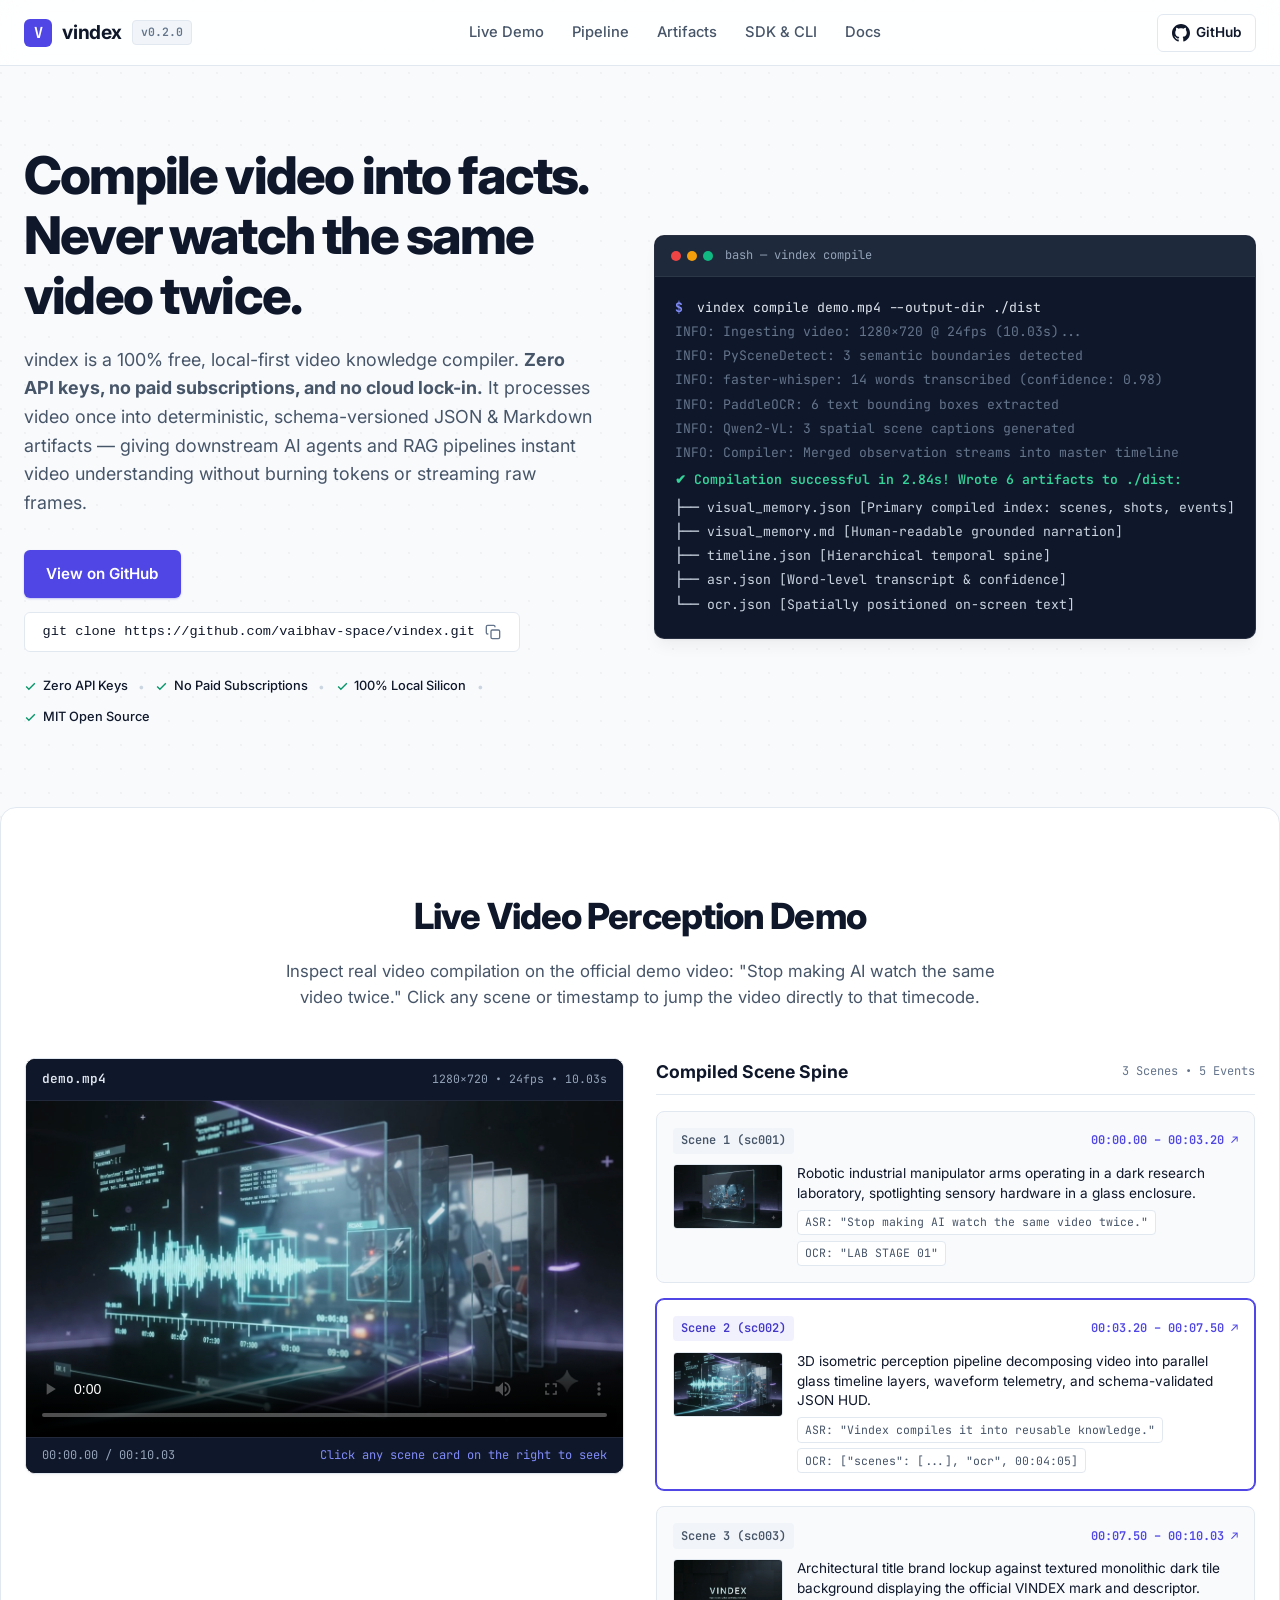
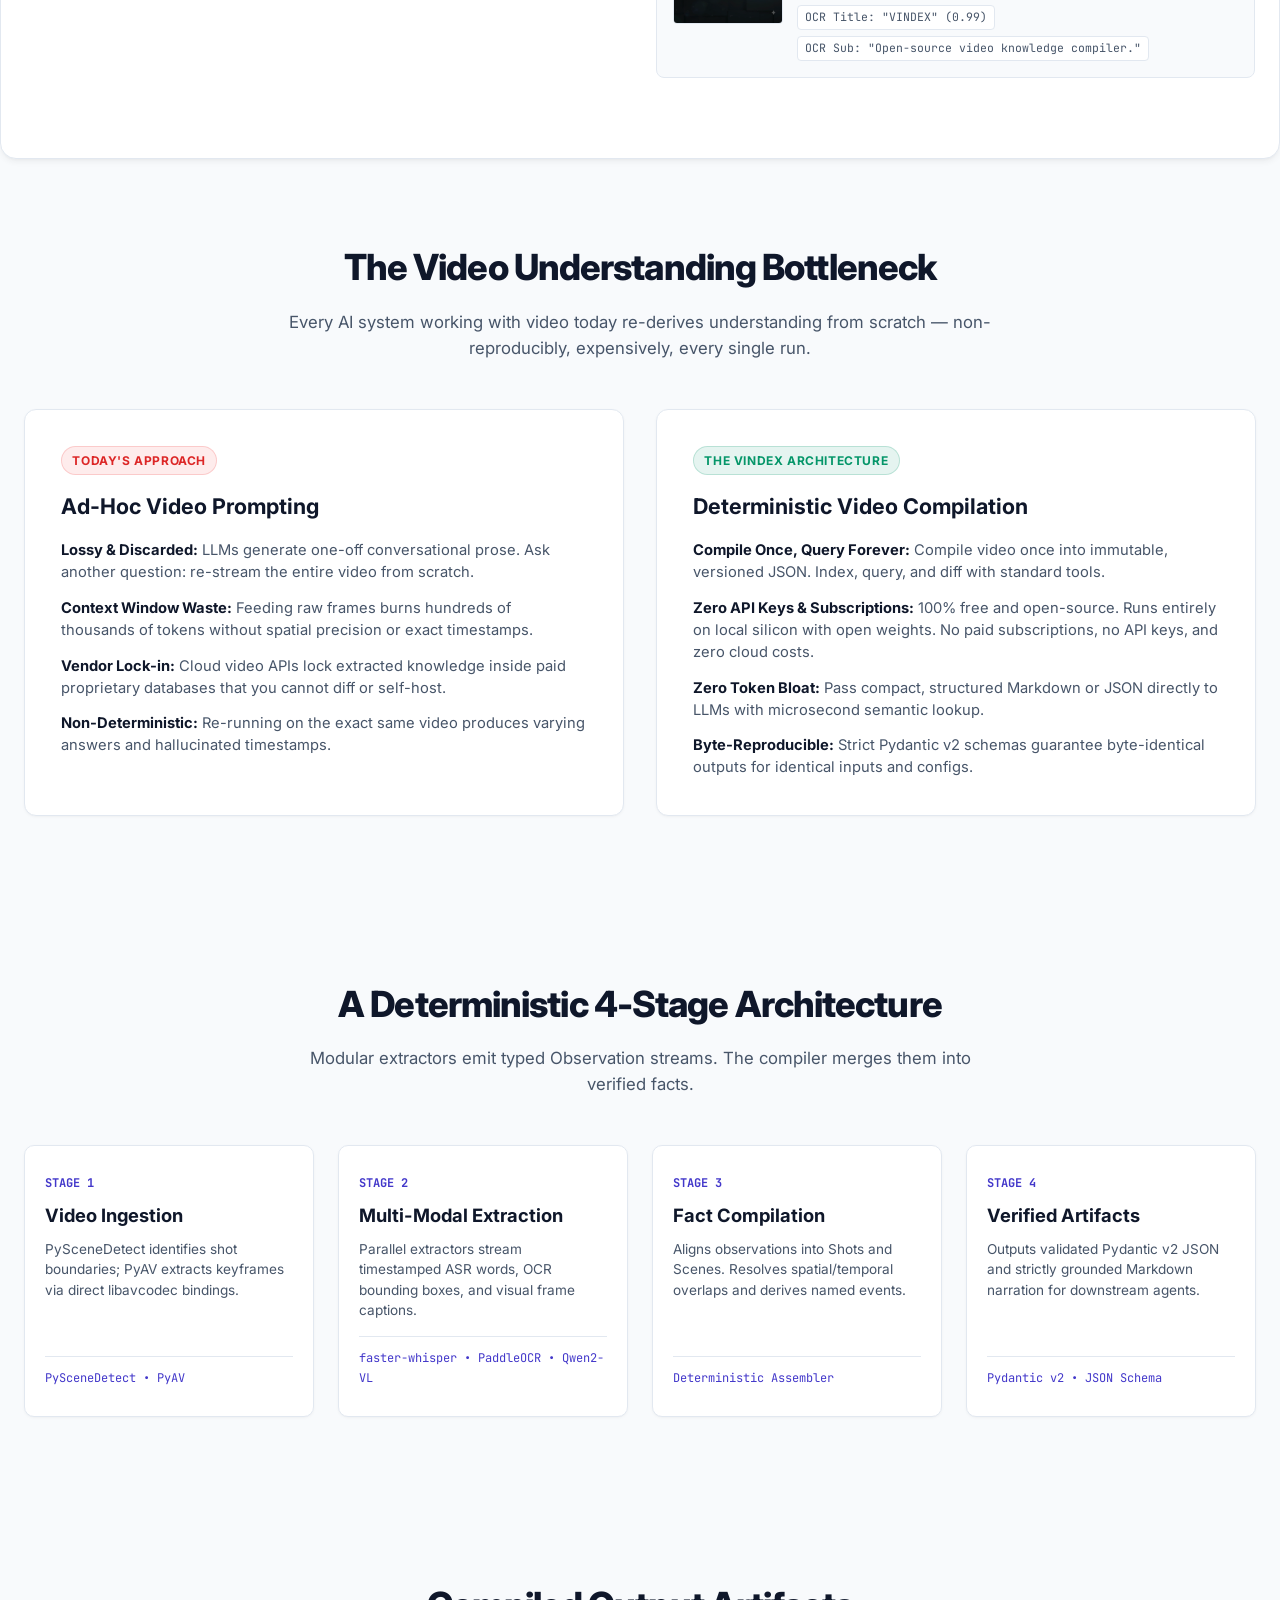
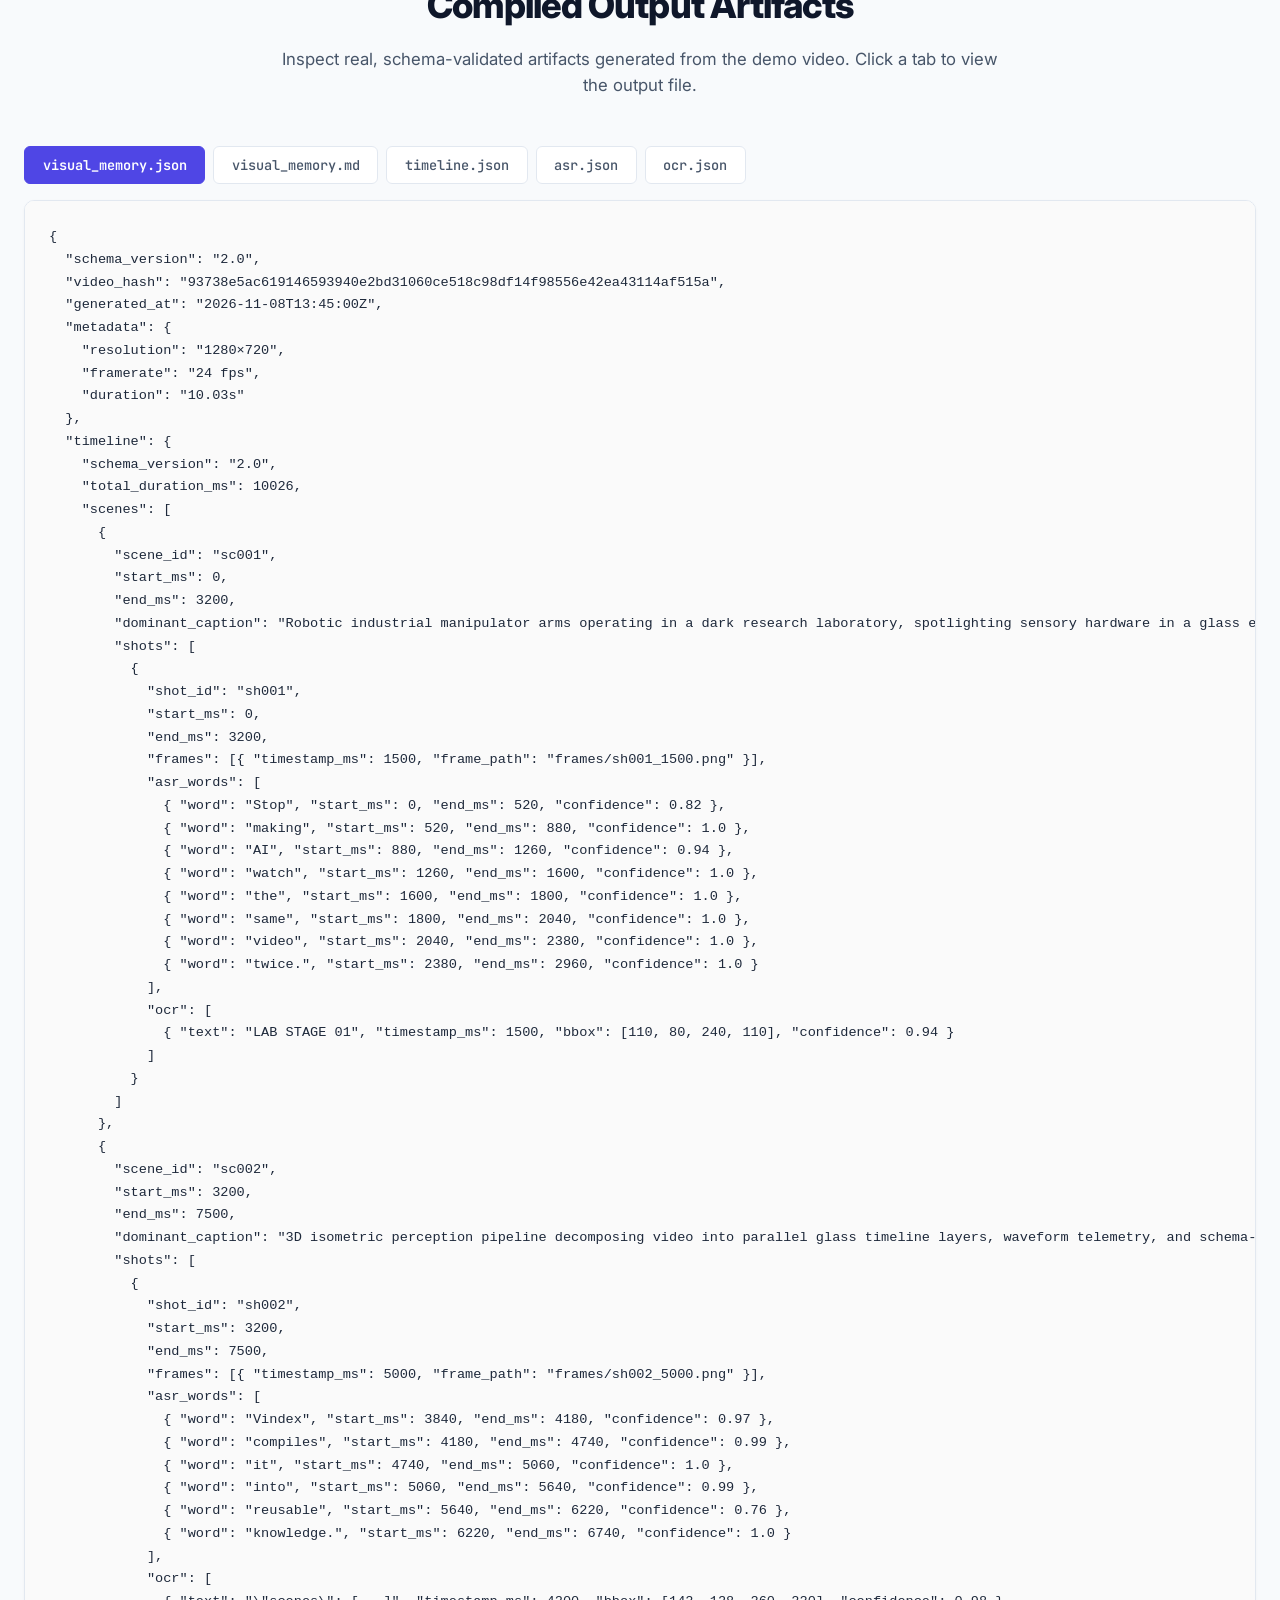
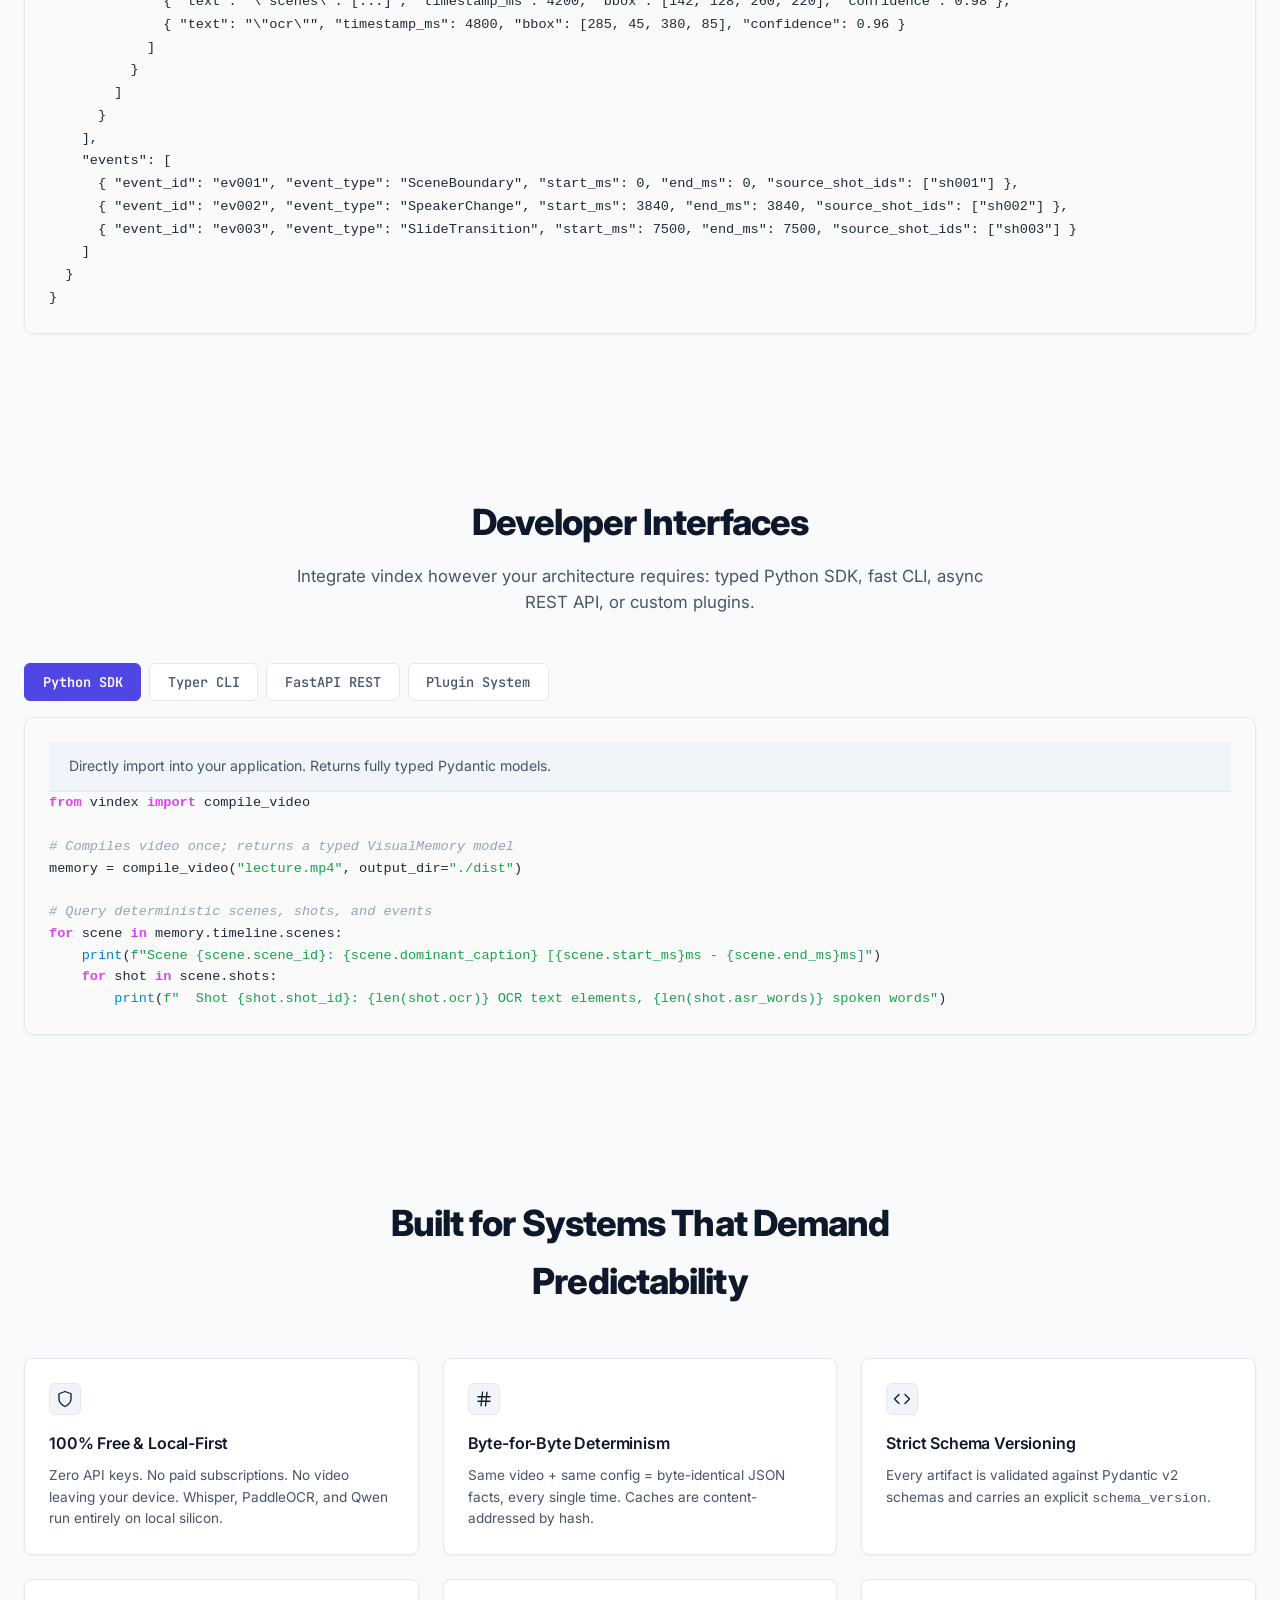
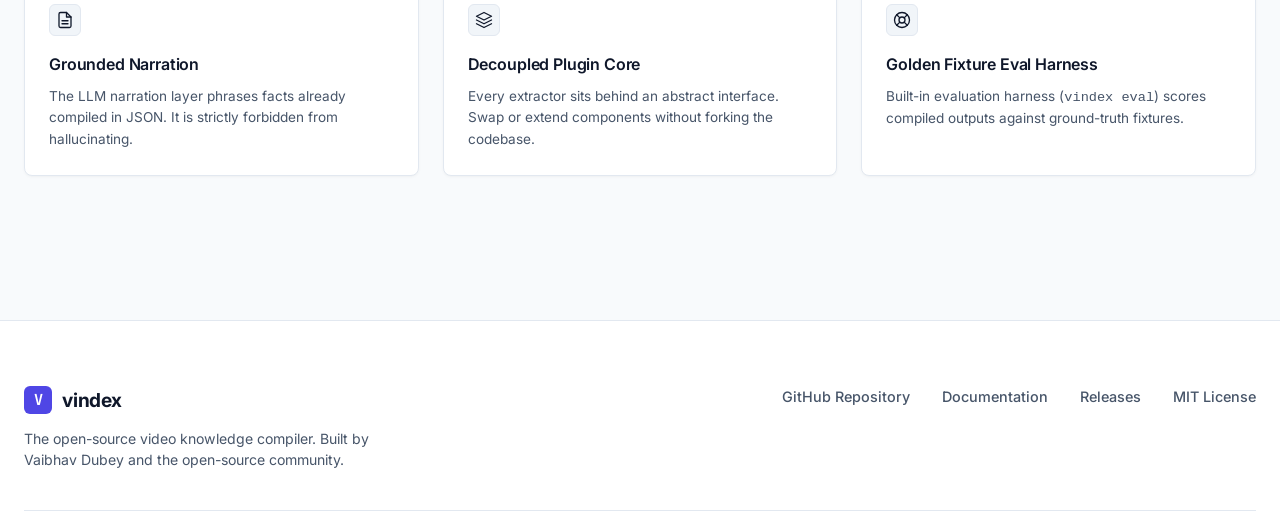
<file: website/index.html>
<!DOCTYPE html>
<html lang="en">
<head>
    <meta charset="UTF-8">
    <meta name="viewport" content="width=device-width, initial-scale=1.0">
    <meta name="description" content="vindex: The open-source video knowledge compiler. Compile video once into deterministic, versioned JSON and Markdown for AI agents and RAG pipelines.">
    <title>vindex — The Open-Source Video Knowledge Compiler</title>
    
    <!-- Google Fonts -->
    <link rel="preconnect" href="https://fonts.googleapis.com">
    <link rel="preconnect" href="https://fonts.gstatic.com" crossorigin>
    <link href="https://fonts.googleapis.com/css2?family=Inter:wght@400;500;600;700;800&family=JetBrains+Mono:wght@400;500;600&display=swap" rel="stylesheet">
    
    <!-- CSS -->
    <link rel="stylesheet" href="style.css">
    <script src="demo_data.js"></script>
</head>
<body>
    <!-- Subtle Background Pattern -->
    <div class="bg-pattern"></div>

    <!-- Navigation -->
    <nav class="top-nav">
        <div class="nav-container">
            <a href="#" class="logo">
                <div class="logo-mark">V</div>
                <span class="logo-title">vindex</span>
                <span class="version-badge">v0.2.0</span>
            </a>
            <div class="nav-links">
                <a href="#demo" class="nav-link">Live Demo</a>
                <a href="#pipeline" class="nav-link">Pipeline</a>
                <a href="#artifacts" class="nav-link">Artifacts</a>
                <a href="#interfaces" class="nav-link">SDK & CLI</a>
                <a href="https://github.com/vaibhav-space/vindex#readme" target="_blank" class="nav-link">Docs</a>
            </div>
            <div class="nav-actions">
                <a href="https://github.com/vaibhav-space/vindex" target="_blank" class="btn-github">
                    <svg width="18" height="18" viewBox="0 0 24 24" fill="currentColor">
                        <path d="M12 0c-6.626 0-12 5.373-12 12 0 5.302 3.438 9.8 8.207 11.387.599.111.793-.261.793-.577v-2.234c-3.338.726-4.033-1.416-4.033-1.416-.546-1.387-1.333-1.756-1.333-1.756-1.089-.745.083-.729.083-.729 1.205.084 1.839 1.237 1.839 1.237 1.07 1.834 2.807 1.304 3.492.997.107-.775.418-1.305.762-1.604-2.665-.305-5.467-1.334-5.467-5.931 0-1.311.469-2.381 1.236-3.221-.124-.303-.535-1.524.117-3.176 0 0 1.008-.322 3.301 1.23.957-.266 1.983-.399 3.003-.404 1.02.005 2.047.138 3.006.404 2.291-1.552 3.297-1.23 3.297-1.23.653 1.653.242 2.874.118 3.176.77.84 1.235 1.911 1.235 3.221 0 4.609-2.807 5.624-5.479 5.921.43.372.823 1.102.823 2.222v3.293c0 .319.192.694.801.576 4.765-1.589 8.199-6.086 8.199-11.386 0-6.627-5.373-12-12-12z"/>
                    </svg>
                    GitHub
                </a>
            </div>
        </div>
    </nav>

    <!-- Hero Section -->
    <header class="hero">
        <div class="hero-content">
            <h1 class="hero-headline">Compile video into facts.<br>Never watch the same video twice.</h1>
            <p class="hero-lead">vindex is a 100% free, local-first video knowledge compiler. <strong>Zero API keys, no paid subscriptions, and no cloud lock-in.</strong> It processes video once into deterministic, schema-versioned JSON & Markdown artifacts — giving downstream AI agents and RAG pipelines instant video understanding without burning tokens or streaming raw frames.</p>
            
            <div class="hero-cta">
                <a href="https://github.com/vaibhav-space/vindex" target="_blank" class="btn-primary">View on GitHub</a>
                <button class="btn-copy" id="copy-install">
                    <code>git clone https://github.com/vaibhav-space/vindex.git</code>
                    <svg class="copy-icon" viewBox="0 0 24 24" fill="none" stroke="currentColor" stroke-width="2"><rect x="9" y="9" width="13" height="13" rx="2" ry="2"></rect><path d="M5 15H4a2 2 0 0 1-2-2V4a2 2 0 0 1 2-2h9a2 2 0 0 1 2 2v1"></path></svg>
                </button>
            </div>

            <!-- Zero API Keys / Free Trust Proof Banner -->
            <div class="hero-trust-bar">
                <span class="trust-pill">
                    <svg width="13" height="13" viewBox="0 0 24 24" fill="none" stroke="currentColor" stroke-width="2.5"><polyline points="20 6 9 17 4 12"/></svg>
                    Zero API Keys
                </span>
                <span class="trust-divider">•</span>
                <span class="trust-pill">
                    <svg width="13" height="13" viewBox="0 0 24 24" fill="none" stroke="currentColor" stroke-width="2.5"><polyline points="20 6 9 17 4 12"/></svg>
                    No Paid Subscriptions
                </span>
                <span class="trust-divider">•</span>
                <span class="trust-pill">
                    <svg width="13" height="13" viewBox="0 0 24 24" fill="none" stroke="currentColor" stroke-width="2.5"><polyline points="20 6 9 17 4 12"/></svg>
                    100% Local Silicon
                </span>
                <span class="trust-divider">•</span>
                <span class="trust-pill">
                    <svg width="13" height="13" viewBox="0 0 24 24" fill="none" stroke="currentColor" stroke-width="2.5"><polyline points="20 6 9 17 4 12"/></svg>
                    MIT Open Source
                </span>
            </div>
        </div>

        <!-- Terminal Window Mockup -->
        <div class="terminal-shell">
            <div class="terminal-bar">
                <div class="window-dots">
                    <span class="dot d-red"></span>
                    <span class="dot d-yellow"></span>
                    <span class="dot d-green"></span>
                </div>
                <div class="terminal-label">bash — vindex compile</div>
            </div>
            <div class="terminal-code">
                <div class="term-line"><span class="t-prompt">$</span> vindex compile demo.mp4 --output-dir ./dist</div>
                <div class="term-line t-muted">INFO: Ingesting video: 1280×720 @ 24fps (10.03s)...</div>
                <div class="term-line t-muted">INFO: PySceneDetect: 3 semantic boundaries detected</div>
                <div class="term-line t-muted">INFO: faster-whisper: 14 words transcribed (confidence: 0.98)</div>
                <div class="term-line t-muted">INFO: PaddleOCR: 6 text bounding boxes extracted</div>
                <div class="term-line t-muted">INFO: Qwen2-VL: 3 spatial scene captions generated</div>
                <div class="term-line t-muted">INFO: Compiler: Merged observation streams into master timeline</div>
                <div class="term-line t-success">✔ Compilation successful in 2.84s! Wrote 6 artifacts to ./dist:</div>
                <div class="term-line t-file">├── visual_memory.json   [Primary compiled index: scenes, shots, events]</div>
                <div class="term-line t-file">├── visual_memory.md     [Human-readable grounded narration]</div>
                <div class="term-line t-file">├── timeline.json        [Hierarchical temporal spine]</div>
                <div class="term-line t-file">├── asr.json             [Word-level transcript & confidence]</div>
                <div class="term-line t-file">└── ocr.json             [Spatially positioned on-screen text]</div>
            </div>
        </div>
    </header>

    <!-- LIVE DEMO SECTION -->
    <section class="section demo-section" id="demo">
        <div class="section-header">
            <h2 class="section-title">Live Video Perception Demo</h2>
            <p class="section-desc">Inspect real video compilation on the official demo video: "Stop making AI watch the same video twice." Click any scene or timestamp to jump the video directly to that timecode.</p>
        </div>

        <div class="live-demo-grid">
            <!-- Left: Video Player Card -->
            <div class="demo-player-card">
                <div class="player-header">
                    <span class="player-file-badge">demo.mp4</span>
                    <span class="player-meta-badge">1280×720 • 24fps • 10.03s</span>
                </div>
                <video id="demoVideo" controls playsinline src="demo.mp4" poster="frames/sh002_5000.png"></video>
                <div class="player-playback-info">
                    <span id="playerTime">00:00.00 / 00:10.03</span>
                    <span class="player-hint">Click any scene card on the right to seek</span>
                </div>
            </div>

            <!-- Right: Synchronized Timeline Cards -->
            <div class="demo-timeline-col">
                <div class="timeline-header">
                    <h3>Compiled Scene Spine</h3>
                    <span class="scene-count">3 Scenes • 5 Events</span>
                </div>

                <!-- Scene 1 -->
                <div class="demo-scene-card" onclick="seekLandingVideo(0)">
                    <div class="scene-card-top">
                        <span class="scene-tag">Scene 1 (sc001)</span>
                        <span class="time-link">00:00.00 – 00:03.20 ↗</span>
                    </div>
                    <div class="scene-body">
                        <img src="frames/sh001_1500.png" alt="Scene 1" class="scene-thumb">
                        <div class="scene-text">
                            <p class="caption-p">Robotic industrial manipulator arms operating in a dark research laboratory, spotlighting sensory hardware in a glass enclosure.</p>
                            <div class="facts-row">
                                <span class="fact-pill">ASR: "Stop making AI watch the same video twice."</span>
                                <span class="fact-pill">OCR: "LAB STAGE 01"</span>
                            </div>
                        </div>
                    </div>
                </div>

                <!-- Scene 2 -->
                <div class="demo-scene-card active" onclick="seekLandingVideo(3.2)">
                    <div class="scene-card-top">
                        <span class="scene-tag highlight">Scene 2 (sc002)</span>
                        <span class="time-link">00:03.20 – 00:07.50 ↗</span>
                    </div>
                    <div class="scene-body">
                        <img src="frames/sh002_5000.png" alt="Scene 2" class="scene-thumb">
                        <div class="scene-text">
                            <p class="caption-p">3D isometric perception pipeline decomposing video into parallel glass timeline layers, waveform telemetry, and schema-validated JSON HUD.</p>
                            <div class="facts-row">
                                <span class="fact-pill">ASR: "Vindex compiles it into reusable knowledge."</span>
                                <span class="fact-pill">OCR: ["scenes": [...], "ocr", 00:04:05]</span>
                            </div>
                        </div>
                    </div>
                </div>

                <!-- Scene 3 -->
                <div class="demo-scene-card" onclick="seekLandingVideo(7.5)">
                    <div class="scene-card-top">
                        <span class="scene-tag">Scene 3 (sc003)</span>
                        <span class="time-link">00:07.50 – 00:10.03 ↗</span>
                    </div>
                    <div class="scene-body">
                        <img src="frames/sh003_8500.png" alt="Scene 3" class="scene-thumb">
                        <div class="scene-text">
                            <p class="caption-p">Architectural title brand lockup against textured monolithic dark tile background displaying the official VINDEX mark and descriptor.</p>
                            <div class="facts-row">
                                <span class="fact-pill">OCR Title: "VINDEX" (0.99)</span>
                                <span class="fact-pill">OCR Sub: "Open-source video knowledge compiler."</span>
                            </div>
                        </div>
                    </div>
                </div>
            </div>
        </div>
    </section>

    <!-- The Problem: Video Understanding Bottleneck -->
    <section class="section problem-section">
        <div class="section-header">
            <h2 class="section-title">The Video Understanding Bottleneck</h2>
            <p class="section-desc">Every AI system working with video today re-derives understanding from scratch — non-reproducibly, expensively, every single run.</p>
        </div>

        <div class="contrast-grid">
            <div class="contrast-card card-bad">
                <span class="contrast-badge b-bad">Today's Approach</span>
                <h3>Ad-Hoc Video Prompting</h3>
                <ul class="contrast-list">
                    <li><strong>Lossy & Discarded:</strong> LLMs generate one-off conversational prose. Ask another question: re-stream the entire video from scratch.</li>
                    <li><strong>Context Window Waste:</strong> Feeding raw frames burns hundreds of thousands of tokens without spatial precision or exact timestamps.</li>
                    <li><strong>Vendor Lock-in:</strong> Cloud video APIs lock extracted knowledge inside paid proprietary databases that you cannot diff or self-host.</li>
                    <li><strong>Non-Deterministic:</strong> Re-running on the exact same video produces varying answers and hallucinated timestamps.</li>
                </ul>
            </div>

            <div class="contrast-card card-good">
                <span class="contrast-badge b-good">The vindex Architecture</span>
                <h3>Deterministic Video Compilation</h3>
                <ul class="contrast-list">
                    <li><strong>Compile Once, Query Forever:</strong> Compile video once into immutable, versioned JSON. Index, query, and diff with standard tools.</li>
                    <li><strong>Zero API Keys & Subscriptions:</strong> 100% free and open-source. Runs entirely on local silicon with open weights. No paid subscriptions, no API keys, and zero cloud costs.</li>
                    <li><strong>Zero Token Bloat:</strong> Pass compact, structured Markdown or JSON directly to LLMs with microsecond semantic lookup.</li>
                    <li><strong>Byte-Reproducible:</strong> Strict Pydantic v2 schemas guarantee byte-identical outputs for identical inputs and configs.</li>
                </ul>
            </div>
        </div>
    </section>

    <!-- Pipeline Architecture -->
    <section class="section pipeline-section" id="pipeline">
        <div class="section-header">
            <h2 class="section-title">A Deterministic 4-Stage Architecture</h2>
            <p class="section-desc">Modular extractors emit typed Observation streams. The compiler merges them into verified facts.</p>
        </div>

        <div class="pipeline-track">
            <div class="pipeline-node">
                <span class="node-num">Stage 1</span>
                <h4>Video Ingestion</h4>
                <p>PySceneDetect identifies shot boundaries; PyAV extracts keyframes via direct libavcodec bindings.</p>
                <div class="node-tech">PySceneDetect • PyAV</div>
            </div>
            <div class="pipeline-node">
                <span class="node-num">Stage 2</span>
                <h4>Multi-Modal Extraction</h4>
                <p>Parallel extractors stream timestamped ASR words, OCR bounding boxes, and visual frame captions.</p>
                <div class="node-tech">faster-whisper • PaddleOCR • Qwen2-VL</div>
            </div>
            <div class="pipeline-node">
                <span class="node-num">Stage 3</span>
                <h4>Fact Compilation</h4>
                <p>Aligns observations into Shots and Scenes. Resolves spatial/temporal overlaps and derives named events.</p>
                <div class="node-tech">Deterministic Assembler</div>
            </div>
            <div class="pipeline-node">
                <span class="node-num">Stage 4</span>
                <h4>Verified Artifacts</h4>
                <p>Outputs validated Pydantic v2 JSON and strictly grounded Markdown narration for downstream agents.</p>
                <div class="node-tech">Pydantic v2 • JSON Schema</div>
            </div>
        </div>
    </section>

    <!-- Interactive Artifact Explorer -->
    <section class="section artifacts-section" id="artifacts">
        <div class="section-header">
            <h2 class="section-title">Compiled Output Artifacts</h2>
            <p class="section-desc">Inspect real, schema-validated artifacts generated from the demo video. Click a tab to view the output file.</p>
        </div>

        <div class="artifact-nav">
            <button class="art-tab active" data-target="art-json">visual_memory.json</button>
            <button class="art-tab" data-target="art-md">visual_memory.md</button>
            <button class="art-tab" data-target="art-timeline">timeline.json</button>
            <button class="art-tab" data-target="art-asr">asr.json</button>
            <button class="art-tab" data-target="art-ocr">ocr.json</button>
        </div>

        <div class="artifact-box">
            <!-- visual_memory.json -->
            <pre id="art-json" class="art-content active"><code>{
  "schema_version": "2.0",
  "video_hash": "93738e5ac619146593940e2bd31060ce518c98df14f98556e42ea43114af515a",
  "generated_at": "2026-11-08T13:45:00Z",
  "metadata": {
    "resolution": "1280×720",
    "framerate": "24 fps",
    "duration": "10.03s"
  },
  "timeline": {
    "schema_version": "2.0",
    "total_duration_ms": 10026,
    "scenes": [
      {
        "scene_id": "sc001",
        "start_ms": 0,
        "end_ms": 3200,
        "dominant_caption": "Robotic industrial manipulator arms operating in a dark research laboratory, spotlighting sensory hardware in a glass enclosure.",
        "shots": [
          {
            "shot_id": "sh001",
            "start_ms": 0,
            "end_ms": 3200,
            "frames": [{ "timestamp_ms": 1500, "frame_path": "frames/sh001_1500.png" }],
            "asr_words": [
              { "word": "Stop", "start_ms": 0, "end_ms": 520, "confidence": 0.82 },
              { "word": "making", "start_ms": 520, "end_ms": 880, "confidence": 1.0 },
              { "word": "AI", "start_ms": 880, "end_ms": 1260, "confidence": 0.94 },
              { "word": "watch", "start_ms": 1260, "end_ms": 1600, "confidence": 1.0 },
              { "word": "the", "start_ms": 1600, "end_ms": 1800, "confidence": 1.0 },
              { "word": "same", "start_ms": 1800, "end_ms": 2040, "confidence": 1.0 },
              { "word": "video", "start_ms": 2040, "end_ms": 2380, "confidence": 1.0 },
              { "word": "twice.", "start_ms": 2380, "end_ms": 2960, "confidence": 1.0 }
            ],
            "ocr": [
              { "text": "LAB STAGE 01", "timestamp_ms": 1500, "bbox": [110, 80, 240, 110], "confidence": 0.94 }
            ]
          }
        ]
      },
      {
        "scene_id": "sc002",
        "start_ms": 3200,
        "end_ms": 7500,
        "dominant_caption": "3D isometric perception pipeline decomposing video into parallel glass timeline layers, waveform telemetry, and schema-validated JSON HUD.",
        "shots": [
          {
            "shot_id": "sh002",
            "start_ms": 3200,
            "end_ms": 7500,
            "frames": [{ "timestamp_ms": 5000, "frame_path": "frames/sh002_5000.png" }],
            "asr_words": [
              { "word": "Vindex", "start_ms": 3840, "end_ms": 4180, "confidence": 0.97 },
              { "word": "compiles", "start_ms": 4180, "end_ms": 4740, "confidence": 0.99 },
              { "word": "it", "start_ms": 4740, "end_ms": 5060, "confidence": 1.0 },
              { "word": "into", "start_ms": 5060, "end_ms": 5640, "confidence": 0.99 },
              { "word": "reusable", "start_ms": 5640, "end_ms": 6220, "confidence": 0.76 },
              { "word": "knowledge.", "start_ms": 6220, "end_ms": 6740, "confidence": 1.0 }
            ],
            "ocr": [
              { "text": "\"scenes\": [...]", "timestamp_ms": 4200, "bbox": [142, 128, 260, 220], "confidence": 0.98 },
              { "text": "\"ocr\"", "timestamp_ms": 4800, "bbox": [285, 45, 380, 85], "confidence": 0.96 }
            ]
          }
        ]
      }
    ],
    "events": [
      { "event_id": "ev001", "event_type": "SceneBoundary", "start_ms": 0, "end_ms": 0, "source_shot_ids": ["sh001"] },
      { "event_id": "ev002", "event_type": "SpeakerChange", "start_ms": 3840, "end_ms": 3840, "source_shot_ids": ["sh002"] },
      { "event_id": "ev003", "event_type": "SlideTransition", "start_ms": 7500, "end_ms": 7500, "source_shot_ids": ["sh003"] }
    ]
  }
}</code></pre>

            <!-- visual_memory.md -->
            <pre id="art-md" class="art-content"><code># Visual Memory Index

**Generated at:** 2026-11-08T13:45:00Z
**Video Hash:** 93738e5ac619146593940e2bd31060ce518c98df14f98556e42ea43114af515a
**Narration Model:** qwen2-vl-2b-instruct (version: 1.0)

> [!NOTE]
> The narration text below is non-deterministic LLM output strictly grounded in the compiled video index.

---

## Chronological Scenes

### Scene 1: sc001 (00:00.000 – 00:03.200)
- **Visual Description:** Robotic industrial manipulator arms operating in a dark modern research laboratory, spotlighting an illuminated sensory device inside a glass enclosure.
- **On-Screen Text (OCR):** "LAB STAGE 01" detected at 00:01.500 (bounding box: [110, 80, 240, 110]).
- **Spoken Audio (ASR):** "Stop making AI watch the same video twice." (00:00.000 – 00:02.960).
- **Key Events:** Scene boundary initialized at timestamp 0 ms across shot sh001.

### Scene 2: sc002 (00:03.200 – 00:07.500)
- **Visual Description:** 3D isometric perception pipeline decomposing video into parallel glass timeline layers, real-time audio waveform telemetry, and schema-validated JSON bounding overlays.
- **On-Screen Text (OCR):**
  - `"scenes": [...]` detected at 00:04.200 (bounding box: [142, 128, 260, 220])
  - `"ocr"` detected at 00:04.800 (bounding box: [285, 45, 380, 85])
  - `00:00:00` and `00:04:05` waveform telemetry markers detected at 00:05.200
- **Spoken Audio (ASR):** "Vindex compiles it into reusable knowledge." (00:03.840 – 00:06.740).
- **Key Events:** Speaker emphasis shift at 00:03.840; scene boundary established across shot sh002.

### Scene 3: sc003 (00:07.500 – 00:10.026)
- **Visual Description:** Architectural monolithic title sequence against dark textured panelling displaying the VINDEX brand lockup and core descriptor.
- **On-Screen Text (OCR):** "VINDEX" (00:08.000) and "Open-source video knowledge compiler." (00:08.500).</code></pre>

            <!-- timeline.json -->
            <pre id="art-timeline" class="art-content"><code>{
  "schema_version": "2.0",
  "total_duration_ms": 10026,
  "scenes": [
    { "scene_id": "sc001", "start_ms": 0, "end_ms": 3200, "dominant_caption": "Robotic manipulator arms..." },
    { "scene_id": "sc002", "start_ms": 3200, "end_ms": 7500, "dominant_caption": "3D isometric perception pipeline..." },
    { "scene_id": "sc003", "start_ms": 7500, "end_ms": 10026, "dominant_caption": "Architectural monolithic title sequence..." }
  ],
  "events": [
    { "event_id": "ev001", "event_type": "SceneBoundary", "start_ms": 0, "end_ms": 0 },
    { "event_id": "ev002", "event_type": "SpeakerChange", "start_ms": 3840, "end_ms": 3840 },
    { "event_id": "ev003", "event_type": "SlideTransition", "start_ms": 7500, "end_ms": 7500 }
  ]
}</code></pre>

            <!-- asr.json -->
            <pre id="art-asr" class="art-content"><code>{
  "schema_version": "1.0",
  "extractor": "asr.faster_whisper",
  "language": "en",
  "words": [
    { "word": "Stop", "start_ms": 0, "end_ms": 520, "confidence": 0.82 },
    { "word": "making", "start_ms": 520, "end_ms": 880, "confidence": 1.0 },
    { "word": "AI", "start_ms": 880, "end_ms": 1260, "confidence": 0.94 },
    { "word": "watch", "start_ms": 1260, "end_ms": 1600, "confidence": 1.0 },
    { "word": "the", "start_ms": 1600, "end_ms": 1800, "confidence": 1.0 },
    { "word": "same", "start_ms": 1800, "end_ms": 2040, "confidence": 1.0 },
    { "word": "video", "start_ms": 2040, "end_ms": 2380, "confidence": 1.0 },
    { "word": "twice.", "start_ms": 2380, "end_ms": 2960, "confidence": 1.0 },
    { "word": "Vindex", "start_ms": 3840, "end_ms": 4180, "confidence": 0.97 },
    { "word": "compiles", "start_ms": 4180, "end_ms": 4740, "confidence": 0.99 },
    { "word": "it", "start_ms": 4740, "end_ms": 5060, "confidence": 1.0 },
    { "word": "into", "start_ms": 5060, "end_ms": 5640, "confidence": 0.99 },
    { "word": "reusable", "start_ms": 5640, "end_ms": 6220, "confidence": 0.76 },
    { "word": "knowledge.", "start_ms": 6220, "end_ms": 6740, "confidence": 1.0 }
  ]
}</code></pre>

            <!-- ocr.json -->
            <pre id="art-ocr" class="art-content"><code>{
  "schema_version": "1.0",
  "extractor": "ocr.paddleocr",
  "detections": [
    { "text": "LAB STAGE 01", "timestamp_ms": 1500, "bbox": [110, 80, 240, 110], "confidence": 0.94 },
    { "text": "\"scenes\": [...]", "timestamp_ms": 4200, "bbox": [142, 128, 260, 220], "confidence": 0.98 },
    { "text": "\"ocr\"", "timestamp_ms": 4800, "bbox": [285, 45, 380, 85], "confidence": 0.96 },
    { "text": "00:00:00", "timestamp_ms": 5200, "bbox": [132, 595, 205, 620], "confidence": 0.99 },
    { "text": "00:04:05", "timestamp_ms": 5200, "bbox": [485, 630, 560, 655], "confidence": 0.99 },
    { "text": "VINDEX", "timestamp_ms": 8000, "bbox": [330, 420, 670, 540], "confidence": 0.99 },
    { "text": "Open-source video knowledge compiler.", "timestamp_ms": 8500, "bbox": [332, 580, 668, 620], "confidence": 0.99 }
  ]
}</code></pre>
        </div>
    </section>

    <!-- Developer Interfaces Section -->
    <section class="section interfaces-section" id="interfaces">
        <div class="section-header">
            <h2 class="section-title">Developer Interfaces</h2>
            <p class="section-desc">Integrate vindex however your architecture requires: typed Python SDK, fast CLI, async REST API, or custom plugins.</p>
        </div>

        <div class="interface-nav">
            <button class="if-tab active" data-target="if-sdk">Python SDK</button>
            <button class="if-tab" data-target="if-cli">Typer CLI</button>
            <button class="if-tab" data-target="if-api">FastAPI REST</button>
            <button class="if-tab" data-target="if-plugin">Plugin System</button>
        </div>

        <div class="interface-shell">
            <div id="if-sdk" class="if-pane active">
                <div class="if-note">Directly import into your application. Returns fully typed Pydantic models.</div>
                <pre><code><span class="kw">from</span> vindex <span class="kw">import</span> compile_video

<span class="comment"># Compiles video once; returns a typed VisualMemory model</span>
memory = compile_video(<span class="str">"lecture.mp4"</span>, output_dir=<span class="str">"./dist"</span>)

<span class="comment"># Query deterministic scenes, shots, and events</span>
<span class="kw">for</span> scene <span class="kw">in</span> memory.timeline.scenes:
    <span class="fn">print</span>(<span class="str">f"Scene {scene.scene_id}: {scene.dominant_caption} [{scene.start_ms}ms - {scene.end_ms}ms]"</span>)
    <span class="kw">for</span> shot <span class="kw">in</span> scene.shots:
        <span class="fn">print</span>(<span class="str">f"  Shot {shot.shot_id}: {len(shot.ocr)} OCR text elements, {len(shot.asr_words)} spoken words"</span>)</code></pre>
            </div>

            <div id="if-cli" class="if-pane">
                <div class="if-note">Typer-powered CLI for bash scripting, scheduled workflows, and schema validation.</div>
                <pre><code><span class="comment"># Compile full video to structured JSON and Markdown</span>
<span class="pr">$</span> vindex compile lecture.mp4 -o ./dist

<span class="comment"># Run isolated stages or pass external whisper transcript</span>
<span class="pr">$</span> vindex compile lecture.mp4 --stages scene,ocr -t pre_whisper.json

<span class="comment"># Inspect compiled JSON artifacts with terminal formatting</span>
<span class="pr">$</span> vindex inspect ./dist/visual_memory.json

<span class="comment"># Validate schema integrity against Pydantic v2 schemas</span>
<span class="pr">$</span> vindex validate ./dist/visual_memory.json -t VisualMemory

<span class="comment"># Run golden fixture evaluation harness (accuracy benchmarks)</span>
<span class="pr">$</span> vindex eval eval/golden/fixture_001 ./dist</code></pre>
            </div>

            <div id="if-api" class="if-pane">
                <div class="if-note">Background job service with built-in Web Studio UI for drag-and-drop video perception.</div>
                <pre><code><span class="comment"># Start the local FastAPI server and Web Studio UI</span>
<span class="pr">$</span> uv run uvicorn vindex.api.app:app --host 127.0.0.1 --port 8000

<span class="comment"># Submit video for async background compilation</span>
<span class="pr">$</span> curl -X POST http://localhost:8000/api/compile -F "video=@lecture.mp4"
<span class="str">{"job_id": "c9a4b2e8-5f11-4b2a", "status": "processing"}</span>

<span class="comment"># Poll job status & fetch compiled JSON or Markdown</span>
<span class="pr">$</span> curl http://localhost:8000/api/jobs/c9a4b2e8-5f11-4b2a/result
<span class="pr">$</span> curl http://localhost:8000/api/jobs/c9a4b2e8-5f11-4b2a/narration</code></pre>
            </div>

            <div id="if-plugin" class="if-pane">
                <div class="if-note">Extend or swap extractors, runtimes, or output formats using Python entry_points.</div>
                <pre><code><span class="comment"># In your pyproject.toml:</span>
[project.entry-points."vindex.extractors"]
custom_asr = "my_package.asr:CloudOrLocalASRExtractor"

[project.entry-points."vindex.runtimes"]
llamacpp_vlm = "my_package.vlm:LlamaCppVLMRuntime"

<span class="comment"># Dynamic discovery in core code:</span>
<span class="kw">from</span> vindex.core.plugins <span class="kw">import</span> get_extractor_plugins
extractors = get_extractor_plugins()  <span class="comment"># Zero modifications to core vindex</span></code></pre>
            </div>
        </div>
    </section>

    <!-- Core Engineering Guarantees -->
    <section class="section guarantees-section">
        <div class="section-header">
            <h2 class="section-title">Built for Systems That Demand Predictability</h2>
        </div>

        <div class="guarantee-grid">
            <div class="guarantee-card">
                <div class="g-icon">
                    <svg width="18" height="18" viewBox="0 0 24 24" fill="none" stroke="currentColor" stroke-width="1.75" stroke-linecap="round" stroke-linejoin="round">
                        <path d="M12 22s8-4 8-10V5l-8-3-8 3v7c0 6 8 10 8 10z"/>
                    </svg>
                </div>
                <h3>100% Free & Local-First</h3>
                <p>Zero API keys. No paid subscriptions. No video leaving your device. Whisper, PaddleOCR, and Qwen run entirely on local silicon.</p>
            </div>

            <div class="guarantee-card">
                <div class="g-icon">
                    <svg width="18" height="18" viewBox="0 0 24 24" fill="none" stroke="currentColor" stroke-width="1.75" stroke-linecap="round" stroke-linejoin="round">
                        <line x1="4" y1="9" x2="20" y2="9"/>
                        <line x1="4" y1="15" x2="20" y2="15"/>
                        <line x1="10" y1="3" x2="8" y2="21"/>
                        <line x1="16" y1="3" x2="14" y2="21"/>
                    </svg>
                </div>
                <h3>Byte-for-Byte Determinism</h3>
                <p>Same video + same config = byte-identical JSON facts, every single time. Caches are content-addressed by hash.</p>
            </div>

            <div class="guarantee-card">
                <div class="g-icon">
                    <svg width="18" height="18" viewBox="0 0 24 24" fill="none" stroke="currentColor" stroke-width="1.75" stroke-linecap="round" stroke-linejoin="round">
                        <polyline points="16 18 22 12 16 6"/>
                        <polyline points="8 6 2 12 8 18"/>
                    </svg>
                </div>
                <h3>Strict Schema Versioning</h3>
                <p>Every artifact is validated against Pydantic v2 schemas and carries an explicit <code>schema_version</code>.</p>
            </div>

            <div class="guarantee-card">
                <div class="g-icon">
                    <svg width="18" height="18" viewBox="0 0 24 24" fill="none" stroke="currentColor" stroke-width="1.75" stroke-linecap="round" stroke-linejoin="round">
                        <path d="M14 2H6a2 2 0 0 0-2 2v16a2 2 0 0 0 2 2h12a2 2 0 0 0 2-2V8z"/>
                        <polyline points="14 2 14 8 20 8"/>
                        <line x1="16" y1="13" x2="8" y2="13"/>
                        <line x1="16" y1="17" x2="8" y2="17"/>
                    </svg>
                </div>
                <h3>Grounded Narration</h3>
                <p>The LLM narration layer phrases facts already compiled in JSON. It is strictly forbidden from hallucinating.</p>
            </div>

            <div class="guarantee-card">
                <div class="g-icon">
                    <svg width="18" height="18" viewBox="0 0 24 24" fill="none" stroke="currentColor" stroke-width="1.75" stroke-linecap="round" stroke-linejoin="round">
                        <polygon points="12 2 2 7 12 12 22 7 12 2"/>
                        <polyline points="2 17 12 22 22 17"/>
                        <polyline points="2 12 12 17 22 12"/>
                    </svg>
                </div>
                <h3>Decoupled Plugin Core</h3>
                <p>Every extractor sits behind an abstract interface. Swap or extend components without forking the codebase.</p>
            </div>

            <div class="guarantee-card">
                <div class="g-icon">
                    <svg width="18" height="18" viewBox="0 0 24 24" fill="none" stroke="currentColor" stroke-width="1.75" stroke-linecap="round" stroke-linejoin="round">
                        <circle cx="12" cy="12" r="10"/>
                        <circle cx="12" cy="12" r="4"/>
                        <line x1="4.93" y1="4.93" x2="9.17" y2="9.17"/>
                        <line x1="14.83" y1="14.83" x2="19.07" y2="19.07"/>
                        <line x1="14.83" y1="9.17" x2="19.07" y2="4.93"/>
                        <line x1="4.93" y1="19.07" x2="9.17" y2="14.83"/>
                    </svg>
                </div>
                <h3>Golden Fixture Eval Harness</h3>
                <p>Built-in evaluation harness (<code>vindex eval</code>) scores compiled outputs against ground-truth fixtures.</p>
            </div>
        </div>
    </section>

    <!-- Footer -->
    <footer class="footer">
        <div class="footer-container">
            <div class="footer-top">
                <div class="footer-brand">
                    <div class="logo">
                        <div class="logo-mark">V</div>
                        <span class="logo-title">vindex</span>
                    </div>
                    <p class="footer-desc">The open-source video knowledge compiler. Built by Vaibhav Dubey and the open-source community.</p>
                </div>
                <div class="footer-links-group">
                    <a href="https://github.com/vaibhav-space/vindex" target="_blank">GitHub Repository</a>
                    <a href="https://github.com/vaibhav-space/vindex#readme" target="_blank">Documentation</a>
                    <a href="https://github.com/vaibhav-space/vindex/releases" target="_blank">Releases</a>
                    <a href="https://github.com/vaibhav-space/vindex/blob/main/LICENSE" target="_blank">MIT License</a>
                </div>
            </div>
            <div class="footer-bottom">
                <span>MIT Licensed • Distribution name: <code>vindex-video</code></span>
                <span>Python 3.11+ • macOS (Apple Silicon) & Linux</span>
            </div>
        </div>
    </footer>

    <!-- JS -->
    <script src="script.js"></script>
</body>
</html>
</file>
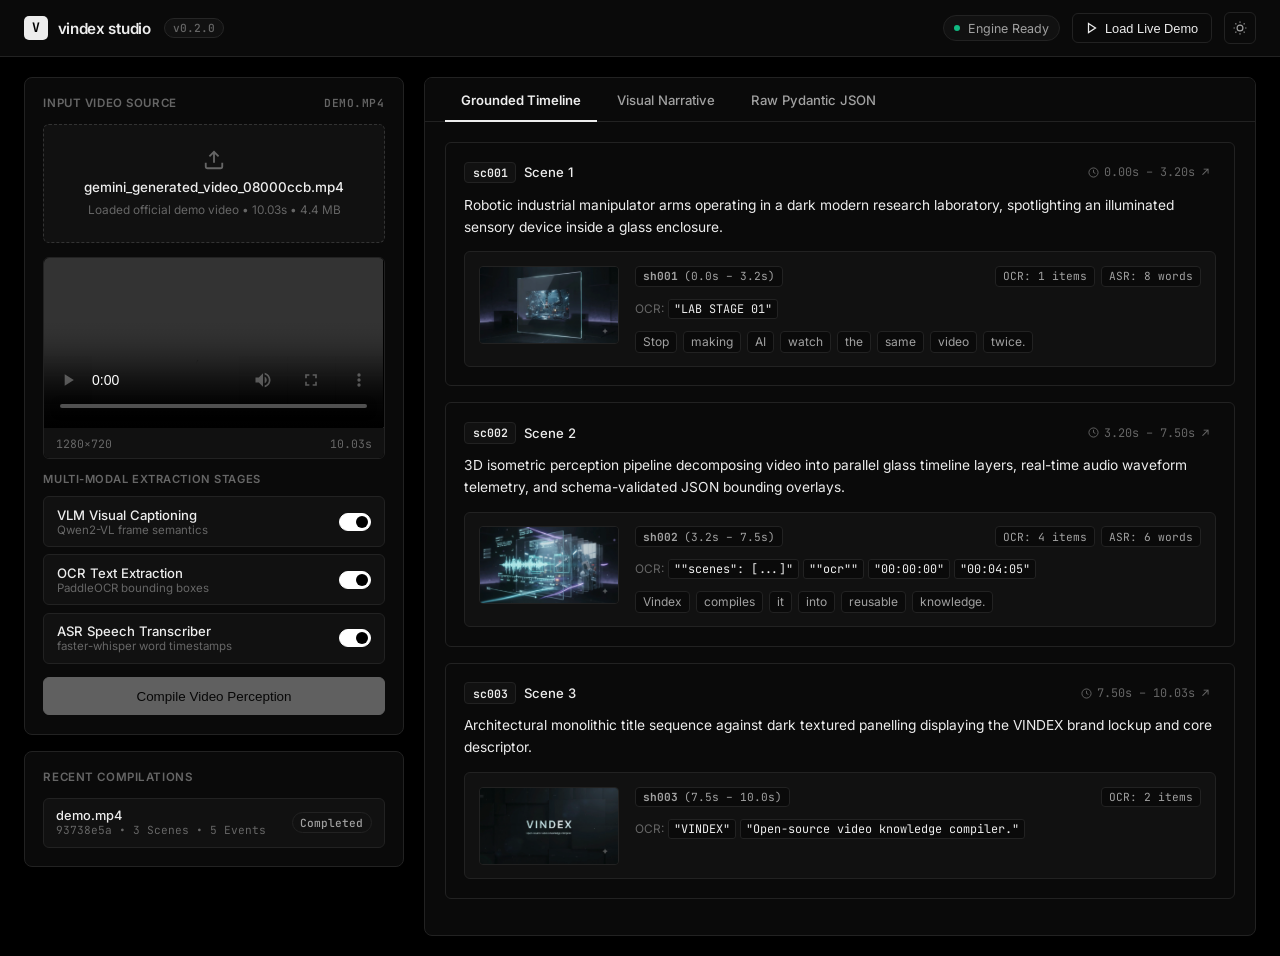
<file: vindex/api/static/index.html>
<!DOCTYPE html>
<html lang="en" data-theme="dark">
<head>
    <meta charset="UTF-8">
    <meta name="viewport" content="width=device-width, initial-scale=1.0">
    <title>vindex studio — Video Knowledge Compiler</title>
    <!-- Fonts: Inter & JetBrains Mono for razor-sharp Geist-grade rendering -->
    <link rel="preconnect" href="https://fonts.googleapis.com">
    <link rel="preconnect" href="https://fonts.gstatic.com" crossorigin>
    <link href="https://fonts.googleapis.com/css2?family=Inter:wght@400;500;600&family=JetBrains+Mono:wght@400;500;600&display=swap" rel="stylesheet">
    <script src="demo_data.js"></script>
    <style>
        /* ==========================================================================
           Geist / Vercel Design System Tokens
           Strict monochrome hierarchy: zero AI-slop purple/indigo saturation.
           ========================================================================== */
        :root {
            /* Vercel Dark (Default) */
            --bg-page: #000000;
            --bg-surface: #0a0a0a;
            --bg-surface-elevated: #111111;
            --bg-surface-hover: #171717;
            --border-subtle: #222222;
            --border-hover: #333333;
            --border-strong: #444444;
            --text-primary: #ededed;
            --text-secondary: #a1a1a1;
            --text-tertiary: #666666;
            --text-disabled: #383838;

            --btn-primary-bg: #ffffff;
            --btn-primary-fg: #000000;
            --btn-primary-hover: #e5e5e5;

            --btn-secondary-bg: transparent;
            --btn-secondary-border: #2e2e2e;
            --btn-secondary-fg: #ededed;
            --btn-secondary-hover: #171717;

            --badge-bg: #111111;
            --badge-border: #262626;
            --badge-fg: #888888;

            --code-bg: #050505;
            --code-border: #1f1f1f;

            --status-dot: #10b981;
            --link-color: #0070f3;
            --selection-bg: rgba(255, 255, 255, 0.15);

            --switch-track: #222222;
            --switch-track-active: #ffffff;
            --switch-thumb: #666666;
            --switch-thumb-active: #000000;

            --font-sans: 'Inter', -apple-system, BlinkMacSystemFont, 'Segoe UI', Roboto, sans-serif;
            --font-mono: 'JetBrains Mono', ui-monospace, SFMono-Regular, Menlo, Monaco, Consolas, monospace;
        }

        [data-theme="light"] {
            /* Vercel Light */
            --bg-page: #ffffff;
            --bg-surface: #ffffff;
            --bg-surface-elevated: #fafafa;
            --bg-surface-hover: #f5f5f5;
            --border-subtle: #eaeaea;
            --border-hover: #d4d4d4;
            --border-strong: #999999;
            --text-primary: #000000;
            --text-secondary: #666666;
            --text-tertiary: #888888;
            --text-disabled: #cccccc;

            --btn-primary-bg: #000000;
            --btn-primary-fg: #ffffff;
            --btn-primary-hover: #262626;

            --btn-secondary-bg: #ffffff;
            --btn-secondary-border: #eaeaea;
            --btn-secondary-fg: #171717;
            --btn-secondary-hover: #fafafa;

            --badge-bg: #f5f5f5;
            --badge-border: #e5e5e5;
            --badge-fg: #666666;

            --code-bg: #fafafa;
            --code-border: #eaeaea;

            --status-dot: #059669;
            --link-color: #0070f3;
            --selection-bg: rgba(0, 0, 0, 0.08);

            --switch-track: #e5e5e5;
            --switch-track-active: #000000;
            --switch-thumb: #ffffff;
            --switch-thumb-active: #ffffff;
        }

        /* Reset & Base Setup */
        * {
            box-sizing: border-box;
            margin: 0;
            padding: 0;
        }

        ::selection {
            background: var(--selection-bg);
            color: var(--text-primary);
        }

        body {
            font-family: var(--font-sans);
            background-color: var(--bg-page);
            color: var(--text-primary);
            min-height: 100vh;
            display: flex;
            flex-direction: column;
            overflow-x: hidden;
            -webkit-font-smoothing: antialiased;
            -moz-osx-font-smoothing: grayscale;
        }

        /* Themed Minimalist Scrollbars */
        ::-webkit-scrollbar {
            width: 6px;
            height: 6px;
        }
        ::-webkit-scrollbar-track {
            background: transparent;
        }
        ::-webkit-scrollbar-thumb {
            background: var(--border-hover);
            border-radius: 3px;
        }

        /* ==========================================================================
           Navigation Header
           ========================================================================== */
        header {
            background: var(--bg-surface);
            border-bottom: 1px solid var(--border-subtle);
            padding: 0.75rem 1.5rem;
            position: sticky;
            top: 0;
            z-index: 100;
            display: flex;
            justify-content: space-between;
            align-items: center;
        }

        .header-left {
            display: flex;
            align-items: center;
            gap: 0.85rem;
        }

        .logo-wrap {
            display: flex;
            align-items: center;
            gap: 0.6rem;
            text-decoration: none;
            color: var(--text-primary);
        }

        .logo-badge {
            width: 24px;
            height: 24px;
            background: var(--text-primary);
            color: var(--bg-page);
            border-radius: 5px;
            display: flex;
            align-items: center;
            justify-content: center;
            font-weight: 700;
            font-size: 0.82rem;
            font-family: var(--font-mono);
            line-height: 1;
        }

        .logo-title {
            font-size: 0.95rem;
            font-weight: 600;
            letter-spacing: -0.02em;
            color: var(--text-primary);
        }

        .version-tag {
            font-family: var(--font-mono);
            font-size: 0.7rem;
            padding: 0.15rem 0.5rem;
            background: var(--badge-bg);
            border: 1px solid var(--badge-border);
            color: var(--text-tertiary);
            border-radius: 9999px;
            font-weight: 500;
        }

        .header-right {
            display: flex;
            align-items: center;
            gap: 0.75rem;
        }

        .engine-status {
            display: flex;
            align-items: center;
            gap: 0.45rem;
            font-size: 0.78rem;
            color: var(--text-secondary);
            padding: 0.3rem 0.65rem;
            border-radius: 9999px;
            border: 1px solid var(--border-subtle);
            background: var(--bg-surface-elevated);
        }

        .status-dot {
            width: 6px;
            height: 6px;
            border-radius: 50%;
            background: var(--status-dot);
        }

        .btn-demo-load {
            display: inline-flex;
            align-items: center;
            gap: 0.45rem;
            padding: 0.4rem 0.8rem;
            font-size: 0.8rem;
            font-weight: 500;
            border-radius: 6px;
            background: var(--btn-secondary-bg);
            color: var(--text-primary);
            border: 1px solid var(--border-subtle);
            cursor: pointer;
            transition: border-color 0.15s, background-color 0.15s;
        }

        .btn-demo-load:hover {
            border-color: var(--border-hover);
            background: var(--bg-surface-hover);
        }

        .theme-toggle-btn {
            background: transparent;
            border: 1px solid var(--border-subtle);
            color: var(--text-secondary);
            width: 32px;
            height: 32px;
            border-radius: 6px;
            display: flex;
            align-items: center;
            justify-content: center;
            cursor: pointer;
            transition: all 0.15s ease;
        }

        .theme-toggle-btn:hover {
            color: var(--text-primary);
            border-color: var(--border-hover);
            background: var(--bg-surface-hover);
        }

        /* ==========================================================================
           Main Workspace Layout
           ========================================================================== */
        main {
            flex: 1;
            display: flex;
            width: 100%;
            max-width: 1600px;
            margin: 0 auto;
            padding: 1.25rem 1.5rem;
            gap: 1.25rem;
            height: calc(100vh - 58px);
        }

        .left-col {
            width: 380px;
            min-width: 380px;
            display: flex;
            flex-direction: column;
            gap: 1rem;
            height: 100%;
            overflow-y: auto;
        }

        .right-col {
            flex: 1;
            background: var(--bg-surface);
            border: 1px solid var(--border-subtle);
            border-radius: 8px;
            display: flex;
            flex-direction: column;
            overflow: hidden;
            height: 100%;
        }

        .panel-card {
            background: var(--bg-surface);
            border: 1px solid var(--border-subtle);
            border-radius: 8px;
            padding: 1.15rem;
        }

        .card-heading {
            font-size: 0.72rem;
            font-weight: 600;
            text-transform: uppercase;
            letter-spacing: 0.05em;
            color: var(--text-tertiary);
            display: flex;
            align-items: center;
            justify-content: space-between;
            margin-bottom: 0.85rem;
        }

        /* ==========================================================================
           Upload Dropzone (Vercel Style)
           ========================================================================== */
        .upload-dropzone {
            border: 1px dashed var(--border-hover);
            border-radius: 6px;
            padding: 1.5rem 1rem;
            text-align: center;
            cursor: pointer;
            transition: border-color 0.15s ease, background-color 0.15s ease;
            background: var(--bg-surface-elevated);
            position: relative;
        }

        .upload-dropzone:hover, .upload-dropzone.dragover {
            border-color: var(--border-strong);
            background: var(--bg-surface-hover);
        }

        .upload-icon {
            width: 22px;
            height: 22px;
            margin: 0 auto 0.5rem auto;
            color: var(--text-tertiary);
            display: block;
        }

        .upload-dropzone p {
            font-size: 0.84rem;
            font-weight: 500;
            color: var(--text-primary);
            margin-bottom: 0.2rem;
        }

        .upload-dropzone span {
            font-size: 0.74rem;
            color: var(--text-tertiary);
        }

        .file-input {
            position: absolute;
            top: 0;
            left: 0;
            width: 100%;
            height: 100%;
            opacity: 0;
            cursor: pointer;
        }

        /* Video Preview Area */
        .video-player-container {
            margin-top: 0.85rem;
            border-radius: 6px;
            overflow: hidden;
            border: 1px solid var(--border-subtle);
            background: #000000;
        }

        .video-player-container video {
            width: 100%;
            max-height: 215px;
            display: block;
            background: #000000;
        }

        .video-meta-bar {
            padding: 0.45rem 0.75rem;
            font-size: 0.72rem;
            font-family: var(--font-mono);
            color: var(--text-tertiary);
            display: flex;
            justify-content: space-between;
            background: var(--bg-surface-elevated);
            border-top: 1px solid var(--border-subtle);
        }

        /* Pipeline Stages */
        .stage-options {
            margin-top: 0.85rem;
            display: flex;
            flex-direction: column;
            gap: 0.45rem;
        }

        .stage-title {
            font-size: 0.7rem;
            text-transform: uppercase;
            letter-spacing: 0.05em;
            color: var(--text-tertiary);
            font-weight: 600;
            margin-bottom: 0.15rem;
        }

        .toggle-row {
            display: flex;
            justify-content: space-between;
            align-items: center;
            background: var(--bg-surface-elevated);
            padding: 0.6rem 0.8rem;
            border-radius: 6px;
            border: 1px solid var(--border-subtle);
            transition: border-color 0.15s;
        }

        .toggle-row:hover {
            border-color: var(--border-hover);
        }

        .toggle-info {
            display: flex;
            flex-direction: column;
        }

        .toggle-title {
            font-size: 0.82rem;
            font-weight: 500;
            color: var(--text-primary);
        }

        .toggle-desc {
            font-size: 0.72rem;
            color: var(--text-tertiary);
        }

        /* Switch UI */
        .switch {
            position: relative;
            display: inline-block;
            width: 32px;
            height: 18px;
        }

        .switch input {
            opacity: 0;
            width: 0;
            height: 0;
        }

        .slider {
            position: absolute;
            cursor: pointer;
            top: 0; left: 0; right: 0; bottom: 0;
            background-color: var(--switch-track);
            border: 1px solid var(--border-subtle);
            transition: .15s ease;
            border-radius: 20px;
        }

        .slider:before {
            position: absolute;
            content: "";
            height: 12px;
            width: 12px;
            left: 2px;
            bottom: 2px;
            background-color: var(--switch-thumb);
            transition: .15s ease;
            border-radius: 50%;
        }

        input:checked + .slider {
            background-color: var(--switch-track-active);
            border-color: var(--switch-track-active);
        }

        input:checked + .slider:before {
            transform: translateX(14px);
            background-color: var(--switch-thumb-active);
        }

        /* Compile Button (Vercel High-Contrast Button) */
        .btn-compile {
            width: 100%;
            margin-top: 0.85rem;
            padding: 0.65rem;
            background: var(--btn-primary-bg);
            color: var(--btn-primary-fg);
            border: 1px solid var(--btn-primary-bg);
            border-radius: 6px;
            font-weight: 500;
            font-size: 0.84rem;
            cursor: pointer;
            transition: background-color 0.15s ease, opacity 0.15s ease;
        }

        .btn-compile:hover:not(:disabled) {
            background: var(--btn-primary-hover);
            border-color: var(--btn-primary-hover);
        }

        .btn-compile:disabled {
            opacity: 0.35;
            cursor: not-allowed;
        }

        /* History Card */
        .history-card {
            flex: 1;
            display: flex;
            flex-direction: column;
            overflow: hidden;
        }

        .jobs-list {
            flex: 1;
            overflow-y: auto;
            display: flex;
            flex-direction: column;
            gap: 0.45rem;
        }

        .job-item {
            padding: 0.6rem 0.75rem;
            border-radius: 6px;
            background: var(--bg-surface-elevated);
            border: 1px solid var(--border-subtle);
            font-size: 0.8rem;
            display: flex;
            justify-content: space-between;
            align-items: center;
            cursor: pointer;
            transition: border-color 0.15s ease;
        }

        .job-item:hover {
            border-color: var(--border-hover);
        }

        .job-status-badge {
            font-family: var(--font-mono);
            font-size: 0.7rem;
            padding: 0.15rem 0.45rem;
            border-radius: 9999px;
            font-weight: 500;
            border: 1px solid var(--border-subtle);
            background: var(--badge-bg);
            color: var(--text-secondary);
        }

        /* ==========================================================================
           Right Column & Vercel Underline Tabs
           ========================================================================== */
        .tabs-nav {
            display: flex;
            border-bottom: 1px solid var(--border-subtle);
            background: var(--bg-surface);
            padding: 0 1.25rem;
            gap: 0.25rem;
        }

        .tab-btn {
            background: transparent;
            border: none;
            color: var(--text-secondary);
            padding: 0.85rem 1rem;
            font-size: 0.82rem;
            font-weight: 500;
            cursor: pointer;
            position: relative;
            transition: color 0.15s ease;
            font-family: var(--font-sans);
        }

        .tab-btn:hover {
            color: var(--text-primary);
        }

        .tab-btn.active {
            color: var(--text-primary);
            font-weight: 600;
        }

        .tab-btn.active::after {
            content: '';
            position: absolute;
            bottom: -1px;
            left: 0;
            right: 0;
            height: 2px;
            background: var(--text-primary);
        }

        .tabs-body {
            flex: 1;
            overflow-y: auto;
            padding: 1.25rem;
            position: relative;
        }

        /* Idle State */
        .idle-state {
            height: 100%;
            display: flex;
            flex-direction: column;
            align-items: center;
            justify-content: center;
            text-align: center;
            color: var(--text-tertiary);
            padding: 2rem;
        }

        .idle-icon {
            width: 40px;
            height: 40px;
            margin-bottom: 1rem;
            color: var(--text-tertiary);
        }

        .idle-state h3 {
            font-size: 0.95rem;
            font-weight: 600;
            color: var(--text-primary);
            margin-bottom: 0.4rem;
        }

        .idle-state p {
            max-width: 420px;
            font-size: 0.82rem;
            line-height: 1.55;
        }

        /* Timeline Scene Cards */
        .scene-card {
            background: var(--bg-surface);
            border: 1px solid var(--border-subtle);
            border-radius: 6px;
            padding: 1.15rem;
            margin-bottom: 1rem;
            transition: border-color 0.15s ease;
        }

        .scene-card:hover {
            border-color: var(--border-hover);
        }

        .scene-card-header {
            display: flex;
            justify-content: space-between;
            align-items: center;
            margin-bottom: 0.65rem;
        }

        .scene-badge-group {
            display: flex;
            align-items: center;
            gap: 0.5rem;
        }

        .scene-id {
            font-family: var(--font-mono);
            font-size: 0.72rem;
            font-weight: 600;
            color: var(--text-primary);
            background: var(--badge-bg);
            border: 1px solid var(--border-subtle);
            padding: 0.15rem 0.45rem;
            border-radius: 4px;
        }

        .scene-timecode {
            font-family: var(--font-mono);
            font-size: 0.74rem;
            color: var(--text-tertiary);
            cursor: pointer;
            padding: 0.15rem 0.4rem;
            border-radius: 4px;
            transition: color 0.15s ease, background 0.15s ease;
            display: inline-flex;
            align-items: center;
            gap: 0.35rem;
        }

        .scene-timecode:hover {
            color: var(--text-primary);
            background: var(--bg-surface-elevated);
        }

        .scene-caption {
            font-size: 0.86rem;
            line-height: 1.6;
            color: var(--text-primary);
            margin-bottom: 0.85rem;
        }

        /* Shot Details inside Scene */
        .shot-container {
            display: flex;
            gap: 1rem;
            background: var(--bg-surface-elevated);
            border: 1px solid var(--border-subtle);
            border-radius: 6px;
            padding: 0.85rem;
        }

        .shot-thumb {
            width: 140px;
            height: 78px;
            object-fit: cover;
            border-radius: 4px;
            border: 1px solid var(--border-subtle);
            cursor: pointer;
            background: #000;
            transition: opacity 0.15s ease;
        }

        .shot-thumb:hover {
            opacity: 0.9;
        }

        .shot-info {
            flex: 1;
            display: flex;
            flex-direction: column;
            gap: 0.4rem;
            font-size: 0.8rem;
        }

        .obs-pill {
            display: inline-flex;
            align-items: center;
            gap: 0.35rem;
            font-family: var(--font-mono);
            font-size: 0.7rem;
            padding: 0.15rem 0.45rem;
            border-radius: 4px;
            background: var(--bg-surface);
            border: 1px solid var(--border-subtle);
            color: var(--text-secondary);
        }

        .words-stream {
            display: flex;
            flex-wrap: wrap;
            gap: 0.35rem;
            margin-top: 0.35rem;
        }

        .asr-word {
            font-size: 0.75rem;
            padding: 0.15rem 0.45rem;
            background: var(--bg-surface);
            border-radius: 4px;
            color: var(--text-secondary);
            border: 1px solid var(--border-subtle);
            cursor: pointer;
            transition: border-color 0.15s, color 0.15s;
        }

        .asr-word:hover {
            border-color: var(--border-strong);
            color: var(--text-primary);
        }

        /* Markdown & JSON Pre Views */
        .markdown-container {
            font-size: 0.86rem;
            line-height: 1.65;
            color: var(--text-primary);
            max-width: 800px;
        }

        .markdown-container h1, .markdown-container h2, .markdown-container h3 {
            margin-top: 1.25rem;
            margin-bottom: 0.65rem;
            letter-spacing: -0.01em;
            color: var(--text-primary);
        }

        .markdown-container h1 { font-size: 1.2rem; }
        .markdown-container h2 { font-size: 1rem; border-bottom: 1px solid var(--border-subtle); padding-bottom: 0.4rem; }
        .markdown-container h3 { font-size: 0.88rem; color: var(--text-secondary); }
        .markdown-container ul { margin-left: 1.25rem; margin-bottom: 1rem; }
        .markdown-container li { margin-bottom: 0.3rem; }
        .markdown-container blockquote {
            border-left: 2px solid var(--text-primary);
            padding: 0.5rem 0.85rem;
            background: var(--bg-surface-elevated);
            border-radius: 0 4px 4px 0;
            margin: 0.85rem 0;
            color: var(--text-secondary);
        }

        .json-code-box {
            font-family: var(--font-mono);
            font-size: 0.76rem;
            line-height: 1.55;
            background: var(--code-bg);
            padding: 1.15rem;
            border-radius: 6px;
            overflow-x: auto;
            border: 1px solid var(--code-border);
            color: var(--text-secondary);
        }

        /* Spinner */
        .spinner-container {
            display: flex;
            flex-direction: column;
            align-items: center;
            justify-content: center;
            height: 100%;
            gap: 0.85rem;
        }

        .spin-circle {
            width: 28px;
            height: 28px;
            border: 2px solid var(--border-subtle);
            border-top-color: var(--text-primary);
            border-radius: 50%;
            animation: spin 0.8s linear infinite;
        }

        @keyframes spin { to { transform: rotate(360deg); } }

        @media (max-width: 1024px) {
            main { flex-direction: column; height: auto; }
            .left-col { width: 100%; min-width: 100%; height: auto; }
            .right-col { height: 700px; }
        }
    </style>
</head>
<body>

    <!-- Header -->
    <header>
        <div class="header-left">
            <div class="logo-wrap">
                <div class="logo-badge">V</div>
                <div class="logo-title">vindex studio</div>
            </div>
            <div class="version-tag">v0.2.0</div>
        </div>

        <div class="header-right">
            <div class="engine-status">
                <span class="status-dot"></span>
                <span>Engine Ready</span>
            </div>

            <button id="btnLoadDemo" class="btn-demo-load" title="Load sample video & compiled knowledge index">
                <svg width="12" height="12" viewBox="0 0 24 24" fill="none" stroke="currentColor" stroke-width="2.5"><polygon points="5 3 19 12 5 21 5 3"></polygon></svg>
                <span>Load Live Demo</span>
            </button>

            <button id="themeToggle" class="theme-toggle-btn" title="Toggle Light / Dark mode" aria-label="Toggle theme">
                <svg id="themeIcon" width="14" height="14" viewBox="0 0 24 24" fill="none" stroke="currentColor" stroke-width="2">
                    <circle cx="12" cy="12" r="5"></circle>
                    <line x1="12" y1="1" x2="12" y2="3"></line>
                    <line x1="12" y1="21" x2="12" y2="23"></line>
                    <line x1="4.22" y1="4.22" x2="5.64" y2="5.64"></line>
                    <line x1="18.36" y1="18.36" x2="19.78" y2="19.78"></line>
                    <line x1="1" y1="12" x2="3" y2="12"></line>
                    <line x1="21" y1="12" x2="23" y2="12"></line>
                    <line x1="4.22" y1="19.78" x2="5.64" y2="18.36"></line>
                    <line x1="18.36" y1="5.64" x2="19.78" y2="4.22"></line>
                </svg>
            </button>
        </div>
    </header>

    <!-- Main Workspace -->
    <main>
        <!-- Left Column: Input, Pipeline Controls, History -->
        <div class="left-col">
            <!-- Upload & Video Player Card -->
            <div class="panel-card">
                <div class="card-heading">
                    <span>Input Video Source</span>
                    <span id="activeVideoTag" style="font-family: var(--font-mono); font-size: 0.7rem; color: var(--text-tertiary);">None</span>
                </div>

                <div class="upload-dropzone" id="uploadZone">
                    <svg class="upload-icon" viewBox="0 0 24 24" fill="none" stroke="currentColor" stroke-width="2">
                        <path d="M21 15v4a2 2 0 0 1-2 2H5a2 2 0 0 1-2-2v-4"></path>
                        <polyline points="17 8 12 3 7 8"></polyline>
                        <line x1="12" y1="3" x2="12" y2="15"></line>
                    </svg>
                    <p id="uploadLabel">Upload Video File</p>
                    <span id="uploadHint">Drag & drop or click to browse (MP4, MOV, MKV)</span>
                    <input type="file" id="videoFile" class="file-input" accept="video/*">
                </div>

                <!-- Video Player Preview -->
                <div class="video-player-container" id="videoContainer" style="display: none;">
                    <video id="videoPlayer" controls playsinline></video>
                    <div class="video-meta-bar" id="videoMetaBar">
                        <span id="metaRes">1280×720</span>
                        <span id="metaDur">00:10.03</span>
                    </div>
                </div>

                <!-- Perception Pipeline Controls -->
                <div class="stage-options">
                    <div class="stage-title">Multi-Modal Extraction Stages</div>

                    <div class="toggle-row">
                        <div class="toggle-info">
                            <span class="toggle-title">VLM Visual Captioning</span>
                            <span class="toggle-desc">Qwen2-VL frame semantics</span>
                        </div>
                        <label class="switch">
                            <input type="checkbox" id="stage_vlm" checked>
                            <span class="slider"></span>
                        </label>
                    </div>

                    <div class="toggle-row">
                        <div class="toggle-info">
                            <span class="toggle-title">OCR Text Extraction</span>
                            <span class="toggle-desc">PaddleOCR bounding boxes</span>
                        </div>
                        <label class="switch">
                            <input type="checkbox" id="stage_ocr" checked>
                            <span class="slider"></span>
                        </label>
                    </div>

                    <div class="toggle-row">
                        <div class="toggle-info">
                            <span class="toggle-title">ASR Speech Transcriber</span>
                            <span class="toggle-desc">faster-whisper word timestamps</span>
                        </div>
                        <label class="switch">
                            <input type="checkbox" id="stage_asr" checked>
                            <span class="slider"></span>
                        </label>
                    </div>
                </div>

                <button class="btn-compile" id="btnCompile" disabled>Compile Video Perception</button>
            </div>

            <!-- Execution History -->
            <div class="panel-card history-card">
                <div class="card-heading">
                    <span>Recent Compilations</span>
                </div>
                <div class="jobs-list" id="jobsList">
                    <div class="job-item" id="demoJobItem" style="display: none;" onclick="loadDemoArtifacts()">
                        <div>
                            <div style="font-weight: 500; color: var(--text-primary);">demo.mp4</div>
                            <div style="font-size: 0.7rem; color: var(--text-tertiary); font-family: var(--font-mono);">93738e5a • 3 Scenes • 5 Events</div>
                        </div>
                        <span class="job-status-badge">Completed</span>
                    </div>
                    <div id="noHistory" style="padding: 1rem 0; text-align: center; color: var(--text-tertiary); font-size: 0.78rem;">
                        No compilation jobs yet. Load demo or upload a video.
                    </div>
                </div>
            </div>
        </div>

        <!-- Right Column: Visualizer Panels -->
        <div class="right-col">
            <div class="tabs-nav">
                <button class="tab-btn active" data-tab="timeline">Grounded Timeline</button>
                <button class="tab-btn" data-tab="narration">Visual Narrative</button>
                <button class="tab-btn" data-tab="raw_json">Raw Pydantic JSON</button>
            </div>

            <div class="tabs-body">
                <!-- Idle State -->
                <div class="idle-state" id="idleState">
                    <svg class="idle-icon" viewBox="0 0 24 24" fill="none" stroke="currentColor" stroke-width="1.5">
                        <polygon points="23 7 16 12 23 17 23 7"></polygon>
                        <rect x="1" y="5" width="15" height="14" rx="2" ry="2"></rect>
                    </svg>
                    <h3>No compilation loaded</h3>
                    <p>Click "Load Live Demo" in the top bar to inspect an actual compiled knowledge artifact, or upload a video in the left panel to compile locally.</p>
                </div>

                <!-- Processing / Spinner State -->
                <div class="spinner-container" id="processingState" style="display: none;">
                    <div class="spin-circle"></div>
                    <div style="text-align: center;">
                        <h4 style="font-size: 0.9rem; font-weight: 500; color: var(--text-primary); margin-bottom: 0.25rem;">Compiling Video Perception</h4>
                        <p id="progressLog" style="font-size: 0.78rem; font-family: var(--font-mono); color: var(--text-tertiary);">Running PySceneDetect...</p>
                    </div>
                </div>

                <!-- Tab 1: Timeline -->
                <div id="tab_timeline" class="tab-view" style="display: none;">
                    <div id="timelineContainer"></div>
                </div>

                <!-- Tab 2: Narration -->
                <div id="tab_narration" class="tab-view" style="display: none;">
                    <div class="markdown-container" id="narrationContainer"></div>
                </div>

                <!-- Tab 3: Raw JSON -->
                <div id="tab_raw_json" class="tab-view" style="display: none;">
                    <pre class="json-code-box"><code id="rawJsonBody"></code></pre>
                </div>
            </div>
        </div>
    </main>

    <script>
        // State
        let selectedFile = null;
        let activeJobId = null;
        let pollingTimer = null;
        let currentArtifact = null;

        // Elements
        const htmlEl = document.documentElement;
        const themeToggle = document.getElementById('themeToggle');
        const themeIcon = document.getElementById('themeIcon');
        const btnLoadDemo = document.getElementById('btnLoadDemo');
        const uploadZone = document.getElementById('uploadZone');
        const videoFileInput = document.getElementById('videoFile');
        const uploadLabel = document.getElementById('uploadLabel');
        const uploadHint = document.getElementById('uploadHint');
        const videoContainer = document.getElementById('videoContainer');
        const videoPlayer = document.getElementById('videoPlayer');
        const metaRes = document.getElementById('metaRes');
        const metaDur = document.getElementById('metaDur');
        const activeVideoTag = document.getElementById('activeVideoTag');
        const btnCompile = document.getElementById('btnCompile');
        const idleState = document.getElementById('idleState');
        const processingState = document.getElementById('processingState');
        const progressLog = document.getElementById('progressLog');
        const tabBtns = document.querySelectorAll('.tab-btn');
        const tabViews = {
            timeline: document.getElementById('tab_timeline'),
            narration: document.getElementById('tab_narration'),
            raw_json: document.getElementById('tab_raw_json')
        };
        const timelineContainer = document.getElementById('timelineContainer');
        const narrationContainer = document.getElementById('narrationContainer');
        const rawJsonBody = document.getElementById('rawJsonBody');
        const demoJobItem = document.getElementById('demoJobItem');
        const noHistory = document.getElementById('noHistory');

        // Theme management
        function initTheme() {
            const savedTheme = localStorage.getItem('vindex_studio_theme') || 'dark';
            setTheme(savedTheme);
        }

        function setTheme(theme) {
            htmlEl.setAttribute('data-theme', theme);
            localStorage.setItem('vindex_studio_theme', theme);
            if (theme === 'light') {
                themeIcon.innerHTML = `<path d="M21 12.79A9 9 0 1 1 11.21 3 7 7 0 0 0 21 12.79z"></path>`;
            } else {
                themeIcon.innerHTML = `<circle cx="12" cy="12" r="5"></circle><line x1="12" y1="1" x2="12" y2="3"></line><line x1="12" y1="21" x2="12" y2="23"></line><line x1="4.22" y1="4.22" x2="5.64" y2="5.64"></line><line x1="18.36" y1="18.36" x2="19.78" y2="19.78"></line><line x1="1" y1="12" x2="3" y2="12"></line><line x1="21" y1="12" x2="23" y2="12"></line><line x1="4.22" y1="19.78" x2="5.64" y2="18.36"></line><line x1="18.36" y1="5.64" x2="19.78" y2="4.22"></line>`;
            }
        }

        themeToggle.addEventListener('click', () => {
            const current = htmlEl.getAttribute('data-theme') || 'dark';
            setTheme(current === 'dark' ? 'light' : 'dark');
        });

        // Tab Navigation
        tabBtns.forEach(btn => {
            btn.addEventListener('click', () => {
                tabBtns.forEach(b => b.classList.remove('active'));
                btn.classList.add('active');
                const target = btn.dataset.tab;
                Object.keys(tabViews).forEach(k => {
                    tabViews[k].style.display = (k === target && currentArtifact) ? 'block' : 'none';
                });
            });
        });

        // Drag & Drop
        uploadZone.addEventListener('dragover', (e) => { e.preventDefault(); uploadZone.classList.add('dragover'); });
        uploadZone.addEventListener('dragleave', () => { uploadZone.classList.remove('dragover'); });
        uploadZone.addEventListener('drop', (e) => {
            e.preventDefault();
            uploadZone.classList.remove('dragover');
            if (e.dataTransfer.files.length > 0) handleFileSelect(e.dataTransfer.files[0]);
        });
        videoFileInput.addEventListener('change', (e) => {
            if (e.target.files.length > 0) handleFileSelect(e.target.files[0]);
        });

        function handleFileSelect(file) {
            if (!file.type.startsWith('video/')) {
                alert('Please upload a valid video file (MP4, MOV, MKV).');
                return;
            }
            selectedFile = file;
            currentArtifact = null;
            uploadLabel.innerText = file.name;
            uploadHint.innerText = `${(file.size / (1024 * 1024)).toFixed(2)} MB • Ready to compile`;
            activeVideoTag.innerText = file.name;

            const objectUrl = URL.createObjectURL(file);
            videoPlayer.src = objectUrl;
            videoContainer.style.display = 'block';
            videoPlayer.onloadedmetadata = () => {
                const mins = Math.floor(videoPlayer.duration / 60);
                const secs = Math.floor(videoPlayer.duration % 60);
                metaRes.innerText = `${videoPlayer.videoWidth}×${videoPlayer.videoHeight}`;
                metaDur.innerText = `${mins}:${secs < 10 ? '0' : ''}${secs}`;
            };
            btnCompile.disabled = false;
        }

        // Live Demo Action
        btnLoadDemo.addEventListener('click', () => {
            loadDemoArtifacts();
        });

        function loadDemoArtifacts() {
            if (typeof DEMO_VINDEX_DATA === 'undefined') {
                return;
            }
            selectedFile = null;
            currentArtifact = DEMO_VINDEX_DATA;

            // Load Video Player
            videoPlayer.src = DEMO_VINDEX_DATA.video_url;
            videoContainer.style.display = 'block';
            metaRes.innerText = DEMO_VINDEX_DATA.metadata.resolution;
            metaDur.innerText = DEMO_VINDEX_DATA.metadata.duration;
            uploadLabel.innerText = "gemini_generated_video_08000ccb.mp4";
            uploadHint.innerText = "Loaded official demo video • 10.03s • 4.4 MB";
            activeVideoTag.innerText = "demo.mp4";
            btnCompile.disabled = true;

            // Show in history
            demoJobItem.style.display = 'flex';
            noHistory.style.display = 'none';

            // Render Views
            renderArtifacts(DEMO_VINDEX_DATA);
        }

        // Render Artifacts into views
        function renderArtifacts(data) {
            idleState.style.display = 'none';
            processingState.style.display = 'none';

            // 1. Render Timeline
            renderTimeline(data.timeline);

            // 2. Render Markdown Narration
            renderNarration(data.narration_md || generateFallbackMarkdown(data));

            // 3. Render Raw JSON
            rawJsonBody.innerText = JSON.stringify(data, null, 2);

            // Switch to active tab view
            const activeTab = document.querySelector('.tab-btn.active').dataset.tab;
            Object.keys(tabViews).forEach(k => {
                tabViews[k].style.display = (k === activeTab) ? 'block' : 'none';
            });
        }

        function renderTimeline(timeline) {
            let html = '';
            timeline.scenes.forEach((scene, sIdx) => {
                const startSec = (scene.start_ms / 1000).toFixed(2);
                const endSec = (scene.end_ms / 1000).toFixed(2);

                html += `
                <div class="scene-card">
                    <div class="scene-card-header">
                        <div class="scene-badge-group">
                            <span class="scene-id">${scene.scene_id}</span>
                            <span style="font-weight: 500; font-size: 0.82rem; color: var(--text-primary);">Scene ${sIdx + 1}</span>
                        </div>
                        <span class="scene-timecode" onclick="seekVideo(${scene.start_ms / 1000})">
                            <svg width="11" height="11" viewBox="0 0 24 24" fill="none" stroke="currentColor" stroke-width="2"><circle cx="12" cy="12" r="10"></circle><polyline points="12 6 12 12 16 14"></polyline></svg>
                            ${startSec}s – ${endSec}s ↗
                        </span>
                    </div>
                    <div class="scene-caption">${scene.dominant_caption}</div>
                `;

                scene.shots.forEach((shot, shIdx) => {
                    const framePath = shot.frames.length > 0 ? shot.frames[0].frame_path : '';
                    html += `
                    <div class="shot-container">
                        ${framePath ? `<img class="shot-thumb" src="${framePath}" alt="Shot ${shot.shot_id}" onclick="seekVideo(${shot.start_ms / 1000})" title="Click to seek video">` : ''}
                        <div class="shot-info">
                            <div style="display:flex; justify-content:space-between; align-items: center;">
                                <span class="obs-pill"><strong>${shot.shot_id}</strong> (${(shot.start_ms/1000).toFixed(1)}s – ${(shot.end_ms/1000).toFixed(1)}s)</span>
                                <div style="display:flex; gap: 0.35rem;">
                                    ${shot.ocr.length > 0 ? `<span class="obs-pill">OCR: ${shot.ocr.length} items</span>` : ''}
                                    ${shot.asr_words.length > 0 ? `<span class="obs-pill">ASR: ${shot.asr_words.length} words</span>` : ''}
                                </div>
                            </div>

                            ${shot.ocr.length > 0 ? `
                                <div style="margin-top:0.35rem; font-size:0.74rem; color: var(--text-tertiary); display: flex; flex-wrap: wrap; gap: 4px; align-items: center;">
                                    <span>OCR:</span>
                                    ${shot.ocr.map(o => `<span style="font-family:var(--font-mono); background:var(--bg-surface); padding:1px 5px; border-radius:3px; color:var(--text-primary); border:1px solid var(--border-subtle);">"${o.text}"</span>`).join('')}
                                </div>
                            ` : ''}

                            ${shot.asr_words.length > 0 ? `
                                <div class="words-stream">
                                    ${shot.asr_words.map(w => `<span class="asr-word" onclick="seekVideo(${w.start_ms / 1000})" title="Confidence: ${(w.confidence * 100).toFixed(0)}%">${w.word}</span>`).join('')}
                                </div>
                            ` : ''}
                        </div>
                    </div>
                    `;
                });

                html += `</div>`;
            });

            timelineContainer.innerHTML = html;
        }

        function renderNarration(markdown) {
            let parsed = markdown
                .replace(/^# (.*$)/gim, '<h1>$1</h1>')
                .replace(/^## (.*$)/gim, '<h2>$1</h2>')
                .replace(/^### (.*$)/gim, '<h3>$1</h3>')
                .replace(/\*\*(.*?)\*\*/gim, '<strong>$1</strong>')
                .replace(/\*(.*?)\*/gim, '<em>$1</em>')
                .replace(/`([^`]+)`/gim, '<code style="font-family: var(--font-mono); background: var(--bg-surface-elevated); padding: 2px 5px; border-radius: 4px; font-size: 0.85em; border: 1px solid var(--border-subtle); color: var(--text-primary);">$1</code>')
                .replace(/^\> \[!NOTE\]\s*\n\> (.*$)/gim, '<blockquote><strong>Note:</strong> $1</blockquote>')
                .replace(/^\> (.*$)/gim, '<blockquote>$1</blockquote>')
                .replace(/^\- (.*$)/gim, '<li>$1</li>')
                .replace(/\n\n/gim, '<br>');

            narrationContainer.innerHTML = parsed;
        }

        function generateFallbackMarkdown(data) {
            let md = `# Visual Memory Index\n\n**Video Hash:** \`${data.video_hash}\`\n\n---\n\n## Chronological Scenes\n\n`;
            data.timeline.scenes.forEach((s, idx) => {
                md += `### Scene ${idx + 1} (${s.scene_id}): ${(s.start_ms/1000).toFixed(1)}s - ${(s.end_ms/1000).toFixed(1)}s\n- ${s.dominant_caption}\n\n`;
            });
            return md;
        }

        function seekVideo(seconds) {
            if (videoPlayer && !isNaN(seconds)) {
                videoPlayer.currentTime = seconds;
                videoPlayer.play().catch(() => {});
            }
        }

        // Live API Execution Trigger
        btnCompile.addEventListener('click', async () => {
            if (!selectedFile) return;

            const stages = ['scene', 'frame'];
            if (document.getElementById('stage_vlm').checked) stages.push('vlm');
            if (document.getElementById('stage_ocr').checked) stages.push('ocr');
            if (document.getElementById('stage_asr').checked) stages.push('asr');

            const formData = new FormData();
            formData.append('video', selectedFile);
            formData.append('sampling_strategy', 'middle');
            formData.append('stages', stages.join(','));

            btnCompile.disabled = true;
            btnCompile.innerText = 'Uploading to engine...';
            idleState.style.display = 'none';
            processingState.style.display = 'flex';
            progressLog.innerText = 'Uploading video file...';

            try {
                const response = await fetch('/api/compile', {
                    method: 'POST',
                    body: formData
                });

                if (!response.ok) {
                    throw new Error(`Upload failed with status ${response.status}`);
                }

                const data = await response.json();
                activeJobId = data.job_id;
                btnCompile.innerText = 'Compiling...';
                startPolling(activeJobId);
            } catch (err) {
                alert('Compilation request failed: ' + err.message);
                btnCompile.disabled = false;
                btnCompile.innerText = 'Compile Video Perception';
                processingState.style.display = 'none';
                idleState.style.display = 'flex';
            }
        });

        function startPolling(jobId) {
            if (pollingTimer) clearInterval(pollingTimer);

            pollingTimer = setInterval(async () => {
                try {
                    const statusRes = await fetch(`/api/jobs/${jobId}/status`);
                    if (!statusRes.ok) return;
                    const statusData = await statusRes.json();
                    progressLog.innerText = statusData.progress || 'Processing...';

                    if (statusData.status === 'completed') {
                        clearInterval(pollingTimer);
                        btnCompile.disabled = false;
                        btnCompile.innerText = 'Compile Video Perception';

                        const resultRes = await fetch(`/api/jobs/${jobId}/result`);
                        const narrationRes = await fetch(`/api/jobs/${jobId}/narration`);
                        const resultJson = await resultRes.json();
                        const narrationData = await narrationRes.json();

                        resultJson.narration_md = narrationData.markdown || '';
                        currentArtifact = resultJson;
                        renderArtifacts(resultJson);
                    } else if (statusData.status === 'failed') {
                        clearInterval(pollingTimer);
                        alert('Compilation failed: ' + (statusData.error || 'Unknown error'));
                        btnCompile.disabled = false;
                        btnCompile.innerText = 'Compile Video Perception';
                        processingState.style.display = 'none';
                        idleState.style.display = 'flex';
                    }
                } catch (e) {
                    console.error('Polling error', e);
                }
            }, 1000);
        }

        // Initialize theme and live demo preview on load
        initTheme();
        loadDemoArtifacts();
    </script>
</body>
</html>
</file>
<file: website/style.css>
/* vindex — Modern Light Theme Developer Infrastructure Design System */
* {
    margin: 0;
    padding: 0;
    box-sizing: border-box;
}

:root {
    --bg-page: #f8fafc;
    --bg-card: #ffffff;
    --bg-card-subtle: #f1f5f9;
    --border-subtle: #e2e8f0;
    --border-strong: #cbd5e1;
    --text-primary: #0f172a;
    --text-secondary: #475569;
    --text-muted: #64748b;
    --accent-primary: #4f46e5;
    --accent-hover: #4338ca;
    --accent-subtle: rgba(79, 70, 229, 0.08);
    --accent-text: #4338ca;
    --terminal-bg: #0f172a;
    --terminal-text: #e2e8f0;
    --status-success: #059669;
    --status-success-bg: rgba(5, 150, 105, 0.1);
    --shadow-sm: 0 1px 3px 0 rgba(0, 0, 0, 0.04), 0 1px 2px -1px rgba(0, 0, 0, 0.04);
    --shadow-md: 0 4px 6px -1px rgba(0, 0, 0, 0.05), 0 2px 4px -2px rgba(0, 0, 0, 0.05);
    --shadow-lg: 0 10px 15px -3px rgba(0, 0, 0, 0.05), 0 4px 6px -4px rgba(0, 0, 0, 0.05);
}

body {
    font-family: 'Inter', -apple-system, BlinkMacSystemFont, sans-serif;
    background-color: var(--bg-page);
    color: var(--text-primary);
    overflow-x: hidden;
    line-height: 1.6;
}

/* Background grid pattern */
.bg-pattern {
    position: fixed;
    top: 0; left: 0; right: 0; bottom: 0;
    background-image: 
        radial-gradient(circle at 1px 1px, rgba(15, 23, 42, 0.035) 1px, transparent 0);
    background-size: 24px 24px;
    z-index: -1;
    pointer-events: none;
}

/* Top Navigation */
.top-nav {
    position: sticky;
    top: 0;
    z-index: 100;
    background: rgba(255, 255, 255, 0.85);
    backdrop-filter: blur(12px);
    border-bottom: 1px solid var(--border-subtle);
}

.nav-container {
    max-width: 1280px;
    margin: 0 auto;
    padding: 0.85rem 1.5rem;
    display: flex;
    justify-content: space-between;
    align-items: center;
}

.logo {
    display: flex;
    align-items: center;
    gap: 0.65rem;
    text-decoration: none;
    color: var(--text-primary);
}

.logo-mark {
    width: 28px;
    height: 28px;
    background: var(--accent-primary);
    border-radius: 6px;
    display: flex;
    align-items: center;
    justify-content: center;
    color: #ffffff;
    font-weight: 700;
    font-size: 0.95rem;
    font-family: 'JetBrains Mono', monospace;
}

.logo-title {
    font-size: 1.2rem;
    font-weight: 700;
    letter-spacing: -0.02em;
}

.version-badge {
    font-family: 'JetBrains Mono', monospace;
    font-size: 0.72rem;
    padding: 0.15rem 0.5rem;
    background: var(--bg-card-subtle);
    color: var(--text-muted);
    border-radius: 4px;
    font-weight: 600;
    border: 1px solid var(--border-subtle);
}

.nav-links {
    display: flex;
    gap: 1.75rem;
}

.nav-link {
    text-decoration: none;
    color: var(--text-secondary);
    font-size: 0.92rem;
    font-weight: 500;
    transition: color 0.15s ease;
}

.nav-link:hover {
    color: var(--accent-primary);
}

.nav-actions {
    display: flex;
    align-items: center;
    gap: 0.75rem;
}

.btn-studio {
    padding: 0.45rem 0.85rem;
    font-size: 0.85rem;
    font-weight: 600;
    text-decoration: none;
    border-radius: 6px;
    background: var(--accent-subtle);
    color: var(--accent-text);
    border: 1px solid rgba(79, 70, 229, 0.2);
    transition: all 0.15s ease;
}

.btn-studio:hover {
    background: var(--accent-primary);
    color: #ffffff;
}

.btn-github {
    display: inline-flex;
    align-items: center;
    gap: 0.4rem;
    padding: 0.45rem 0.85rem;
    font-size: 0.85rem;
    font-weight: 600;
    text-decoration: none;
    border-radius: 6px;
    background: var(--bg-card);
    color: var(--text-primary);
    border: 1px solid var(--border-subtle);
    transition: all 0.15s ease;
}

.btn-github:hover {
    border-color: var(--border-strong);
    background: var(--bg-card-subtle);
}

/* Hero Section */
.hero {
    max-width: 1280px;
    margin: 0 auto;
    padding: 5rem 1.5rem 3rem 1.5rem;
    display: grid;
    grid-template-columns: 1fr 1.05fr;
    gap: 3.5rem;
    align-items: center;
}

.hero-content {
    display: flex;
    flex-direction: column;
}

.hero-headline {
    font-size: 3.25rem;
    font-weight: 800;
    line-height: 1.15;
    letter-spacing: -0.035em;
    color: var(--text-primary);
    margin-bottom: 1.25rem;
}

.hero-lead {
    font-size: 1.12rem;
    color: var(--text-secondary);
    line-height: 1.6;
    margin-bottom: 2rem;
}

.hero-cta {
    display: flex;
    align-items: center;
    gap: 0.85rem;
    flex-wrap: wrap;
}

.btn-primary {
    padding: 0.75rem 1.4rem;
    font-size: 0.95rem;
    font-weight: 600;
    text-decoration: none;
    border-radius: 6px;
    background: var(--accent-primary);
    color: #ffffff;
    transition: background 0.15s ease;
    box-shadow: 0 1px 2px 0 rgba(79, 70, 229, 0.3);
}

.btn-primary:hover {
    background: var(--accent-hover);
}

.btn-copy {
    display: inline-flex;
    align-items: center;
    gap: 0.65rem;
    padding: 0.7rem 1.1rem;
    background: var(--bg-card);
    border: 1px solid var(--border-subtle);
    border-radius: 6px;
    cursor: pointer;
    font-family: 'JetBrains Mono', monospace;
    font-size: 0.85rem;
    color: var(--text-primary);
    transition: all 0.15s ease;
}

.btn-copy:hover {
    border-color: var(--accent-primary);
}

.copy-icon {
    width: 16px;
    height: 16px;
    color: var(--text-muted);
}

.hero-trust-bar {
    margin-top: 1.5rem;
    display: flex;
    align-items: center;
    gap: 0.65rem;
    flex-wrap: wrap;
    font-size: 0.8rem;
    color: var(--text-secondary);
}

.trust-pill {
    display: inline-flex;
    align-items: center;
    gap: 0.35rem;
    font-weight: 500;
    color: var(--text-primary);
}

.trust-pill svg {
    color: #059669;
}

.trust-divider {
    color: var(--border-strong);
    font-size: 0.75rem;
}

/* Hero Terminal Mockup (Dark Contrast) */
.terminal-shell {
    background: var(--terminal-bg);
    border-radius: 10px;
    overflow: hidden;
    box-shadow: var(--shadow-lg);
    border: 1px solid rgba(255, 255, 255, 0.1);
}

.terminal-bar {
    background: #1e293b;
    padding: 0.65rem 1rem;
    display: flex;
    align-items: center;
    gap: 0.75rem;
    border-bottom: 1px solid rgba(255, 255, 255, 0.06);
}

.window-dots {
    display: flex;
    gap: 6px;
}

.dot {
    width: 10px;
    height: 10px;
    border-radius: 50%;
}
.d-red { background: #ef4444; }
.d-yellow { background: #f59e0b; }
.d-green { background: #10b981; }

.terminal-label {
    font-family: 'JetBrains Mono', monospace;
    font-size: 0.75rem;
    color: #94a3b8;
}

.terminal-code {
    padding: 1.25rem;
    font-family: 'JetBrains Mono', monospace;
    font-size: 0.82rem;
    line-height: 1.6;
    color: var(--terminal-text);
}

.term-line { margin-bottom: 0.2rem; }
.t-prompt { color: #818cf8; font-weight: 700; margin-right: 0.4rem; }
.t-muted { color: #64748b; }
.t-success { color: #34d399; font-weight: 600; margin: 0.4rem 0; }
.t-file { color: #cbd5e1; }

/* Sections Common */
.section {
    max-width: 1280px;
    margin: 0 auto;
    padding: 5rem 1.5rem;
}

.section-header {
    text-align: center;
    max-width: 720px;
    margin: 0 auto 3rem auto;
}

.section-title {
    font-size: 2.25rem;
    font-weight: 800;
    letter-spacing: -0.025em;
    color: var(--text-primary);
    margin-bottom: 0.75rem;
}

.section-desc {
    font-size: 1.05rem;
    color: var(--text-secondary);
    line-height: 1.55;
}

/* LIVE DEMO SECTION */
.demo-section {
    background: var(--bg-card);
    border: 1px solid var(--border-subtle);
    border-radius: 16px;
    box-shadow: var(--shadow-md);
    margin-top: 2rem;
}

.live-demo-grid {
    display: grid;
    grid-template-columns: 1fr 1fr;
    gap: 2rem;
    align-items: start;
}

.demo-player-card {
    background: #000000;
    border-radius: 10px;
    overflow: hidden;
    border: 1px solid var(--border-subtle);
    box-shadow: var(--shadow-sm);
}

.player-header {
    background: #0f172a;
    padding: 0.65rem 1rem;
    display: flex;
    justify-content: space-between;
    align-items: center;
    border-bottom: 1px solid rgba(255, 255, 255, 0.08);
}

.player-file-badge {
    font-family: 'JetBrains Mono', monospace;
    font-size: 0.8rem;
    font-weight: 600;
    color: #e2e8f0;
}

.player-meta-badge {
    font-family: 'JetBrains Mono', monospace;
    font-size: 0.72rem;
    color: #94a3b8;
}

.demo-player-card video {
    width: 100%;
    max-height: 340px;
    display: block;
    background: #000000;
}

.player-playback-info {
    background: #0f172a;
    padding: 0.5rem 1rem;
    display: flex;
    justify-content: space-between;
    align-items: center;
    font-family: 'JetBrains Mono', monospace;
    font-size: 0.75rem;
    color: #94a3b8;
    border-top: 1px solid rgba(255, 255, 255, 0.08);
}

.player-hint { color: #818cf8; }

.demo-timeline-col {
    display: flex;
    flex-direction: column;
    gap: 1rem;
}

.timeline-header {
    display: flex;
    justify-content: space-between;
    align-items: center;
    padding-bottom: 0.5rem;
    border-bottom: 1px solid var(--border-subtle);
}

.timeline-header h3 {
    font-size: 1.1rem;
    font-weight: 700;
    color: var(--text-primary);
}

.scene-count {
    font-family: 'JetBrains Mono', monospace;
    font-size: 0.75rem;
    color: var(--text-muted);
}

.demo-scene-card {
    background: var(--bg-page);
    border: 1px solid var(--border-subtle);
    border-radius: 8px;
    padding: 1rem;
    cursor: pointer;
    transition: all 0.15s ease;
}

.demo-scene-card:hover {
    border-color: var(--accent-primary);
    transform: translateY(-1px);
    box-shadow: var(--shadow-sm);
}

.demo-scene-card.active {
    border-color: var(--accent-primary);
    background: var(--bg-card);
    box-shadow: 0 0 0 1px var(--accent-primary), var(--shadow-sm);
}

.scene-card-top {
    display: flex;
    justify-content: space-between;
    align-items: center;
    margin-bottom: 0.65rem;
}

.scene-tag {
    font-family: 'JetBrains Mono', monospace;
    font-size: 0.75rem;
    font-weight: 600;
    padding: 0.2rem 0.5rem;
    background: var(--bg-card-subtle);
    color: var(--text-secondary);
    border-radius: 4px;
}

.scene-tag.highlight {
    background: var(--accent-subtle);
    color: var(--accent-text);
}

.time-link {
    font-family: 'JetBrains Mono', monospace;
    font-size: 0.75rem;
    color: var(--accent-primary);
    font-weight: 600;
}

.scene-body {
    display: flex;
    gap: 0.85rem;
}

.scene-thumb {
    width: 110px;
    height: 65px;
    object-fit: cover;
    border-radius: 4px;
    border: 1px solid var(--border-subtle);
    flex-shrink: 0;
}

.scene-text {
    flex: 1;
    display: flex;
    flex-direction: column;
    gap: 0.4rem;
}

.caption-p {
    font-size: 0.85rem;
    line-height: 1.45;
    color: var(--text-primary);
}

.facts-row {
    display: flex;
    flex-wrap: wrap;
    gap: 0.35rem;
}

.fact-pill {
    font-size: 0.72rem;
    font-family: 'JetBrains Mono', monospace;
    background: var(--bg-card);
    border: 1px solid var(--border-subtle);
    color: var(--text-secondary);
    padding: 0.15rem 0.45rem;
    border-radius: 4px;
}

/* The Problem Contrast Grid */
.contrast-grid {
    display: grid;
    grid-template-columns: 1fr 1fr;
    gap: 2rem;
}

.contrast-card {
    background: var(--bg-card);
    border-radius: 12px;
    padding: 2.25rem;
    box-shadow: var(--shadow-sm);
    border: 1px solid var(--border-subtle);
}

.contrast-card h3 {
    font-size: 1.35rem;
    font-weight: 700;
    margin-bottom: 1rem;
    color: var(--text-primary);
}

.contrast-badge {
    display: inline-block;
    font-size: 0.75rem;
    font-weight: 700;
    text-transform: uppercase;
    letter-spacing: 0.05em;
    padding: 0.25rem 0.65rem;
    border-radius: 20px;
    margin-bottom: 0.85rem;
}
.b-bad { background: rgba(239, 68, 68, 0.1); color: #dc2626; border: 1px solid rgba(239, 68, 68, 0.2); }
.b-good { background: var(--status-success-bg); color: var(--status-success); border: 1px solid rgba(5, 150, 105, 0.2); }

.contrast-list {
    list-style: none;
    display: flex;
    flex-direction: column;
    gap: 0.85rem;
}

.contrast-list li {
    font-size: 0.92rem;
    color: var(--text-secondary);
    line-height: 1.5;
}

.contrast-list li strong { color: var(--text-primary); }

/* Pipeline Flow Nodes */
.pipeline-track {
    display: grid;
    grid-template-columns: repeat(4, 1fr);
    gap: 1.5rem;
}

.pipeline-node {
    background: var(--bg-card);
    border: 1px solid var(--border-subtle);
    border-radius: 10px;
    padding: 1.75rem 1.25rem;
    box-shadow: var(--shadow-sm);
    display: flex;
    flex-direction: column;
}

.node-num {
    font-family: 'JetBrains Mono', monospace;
    font-size: 0.75rem;
    font-weight: 700;
    color: var(--accent-text);
    margin-bottom: 0.5rem;
    text-transform: uppercase;
}

.pipeline-node h4 {
    font-size: 1.15rem;
    font-weight: 700;
    margin-bottom: 0.5rem;
    color: var(--text-primary);
}

.pipeline-node p {
    font-size: 0.85rem;
    color: var(--text-secondary);
    line-height: 1.5;
    flex-grow: 1;
}

.node-tech {
    margin-top: 1rem;
    padding-top: 0.75rem;
    border-top: 1px solid var(--border-subtle);
    font-family: 'JetBrains Mono', monospace;
    font-size: 0.75rem;
    color: var(--accent-text);
}

/* Artifacts Tabs & Box */
.artifact-nav, .interface-nav {
    display: flex;
    gap: 0.5rem;
    margin-bottom: 1rem;
    flex-wrap: wrap;
}

.art-tab, .if-tab {
    padding: 0.55rem 1.1rem;
    font-family: 'JetBrains Mono', monospace;
    font-size: 0.85rem;
    font-weight: 500;
    background: var(--bg-card);
    border: 1px solid var(--border-subtle);
    color: var(--text-secondary);
    border-radius: 6px;
    cursor: pointer;
    transition: all 0.15s ease;
}

.art-tab:hover, .if-tab:hover {
    color: var(--text-primary);
    border-color: var(--border-strong);
}

.art-tab.active, .if-tab.active {
    background: var(--accent-primary);
    color: #ffffff;
    border-color: var(--accent-primary);
    font-weight: 600;
}

.artifact-box, .interface-shell {
    background: var(--bg-card);
    border: 1px solid var(--border-subtle);
    border-radius: 10px;
    overflow: hidden;
    box-shadow: var(--shadow-sm);
}

.art-content, .if-pane {
    display: none;
    padding: 1.5rem;
    font-family: 'JetBrains Mono', monospace;
    font-size: 0.85rem;
    line-height: 1.6;
    overflow-x: auto;
    color: #1e293b;
    background: #fafafa;
}

.art-content.active, .if-pane.active {
    display: block;
}

.if-note {
    padding: 0.85rem 1.25rem;
    background: var(--bg-card-subtle);
    border-bottom: 1px solid var(--border-subtle);
    font-family: 'Inter', sans-serif;
    font-size: 0.88rem;
    color: var(--text-secondary);
}

/* Code Highlights */
.kw { color: #d946ef; font-weight: 600; }
.fn { color: #0284c7; }
.str { color: #16a34a; }
.comment { color: #94a3b8; font-style: italic; }
.pr { color: #6366f1; font-weight: 700; margin-right: 0.35rem; }

/* Engineering Guarantees */
.guarantee-grid {
    display: grid;
    grid-template-columns: repeat(3, 1fr);
    gap: 1.5rem;
}

.guarantee-card {
    background: var(--bg-card);
    border: 1px solid var(--border-subtle);
    border-radius: 8px;
    padding: 1.5rem;
    box-shadow: var(--shadow-sm);
    display: flex;
    flex-direction: column;
    transition: border-color 0.15s ease;
}

.guarantee-card:hover {
    border-color: var(--border-strong);
}

.g-icon {
    width: 32px;
    height: 32px;
    border-radius: 6px;
    background: var(--bg-card-subtle);
    border: 1px solid var(--border-subtle);
    color: var(--text-primary);
    display: flex;
    align-items: center;
    justify-content: center;
    margin-bottom: 1rem;
}

.g-icon svg {
    color: var(--text-primary);
}

.guarantee-card h3 {
    font-size: 1rem;
    font-weight: 600;
    letter-spacing: -0.01em;
    margin-bottom: 0.5rem;
    color: var(--text-primary);
}

.guarantee-card p {
    font-size: 0.85rem;
    color: var(--text-secondary);
    line-height: 1.6;
}

/* Footer */
.footer {
    background: var(--bg-card);
    border-top: 1px solid var(--border-subtle);
    padding: 4rem 1.5rem 2.5rem 1.5rem;
    margin-top: 4rem;
}

.footer-container {
    max-width: 1280px;
    margin: 0 auto;
}

.footer-top {
    display: flex;
    justify-content: space-between;
    align-items: flex-start;
    padding-bottom: 2.5rem;
    border-bottom: 1px solid var(--border-subtle);
    flex-wrap: wrap;
    gap: 2rem;
}

.footer-brand {
    max-width: 380px;
}

.footer-desc {
    margin-top: 0.75rem;
    font-size: 0.88rem;
    color: var(--text-secondary);
    line-height: 1.5;
}

.footer-links-group {
    display: flex;
    gap: 2rem;
    flex-wrap: wrap;
}

.footer-links-group a {
    text-decoration: none;
    color: var(--text-secondary);
    font-size: 0.9rem;
    font-weight: 500;
}

.footer-links-group a:hover {
    color: var(--accent-primary);
}

.footer-bottom {
    padding-top: 2rem;
    display: flex;
    justify-content: space-between;
    font-size: 0.82rem;
    color: var(--text-muted);
}

@media (max-width: 1024px) {
    .hero { grid-template-columns: 1fr; gap: 2.5rem; }
    .live-demo-grid { grid-template-columns: 1fr; }
    .contrast-grid { grid-template-columns: 1fr; }
    .pipeline-track { grid-template-columns: 1fr 1fr; }
    .guarantee-grid { grid-template-columns: 1fr 1fr; }
}

@media (max-width: 640px) {
    .hero-headline { font-size: 2.4rem; }
    .nav-links { display: none; }
    .pipeline-track { grid-template-columns: 1fr; }
    .guarantee-grid { grid-template-columns: 1fr; }
    .footer-bottom { flex-direction: column; gap: 0.5rem; }
}
</file>
